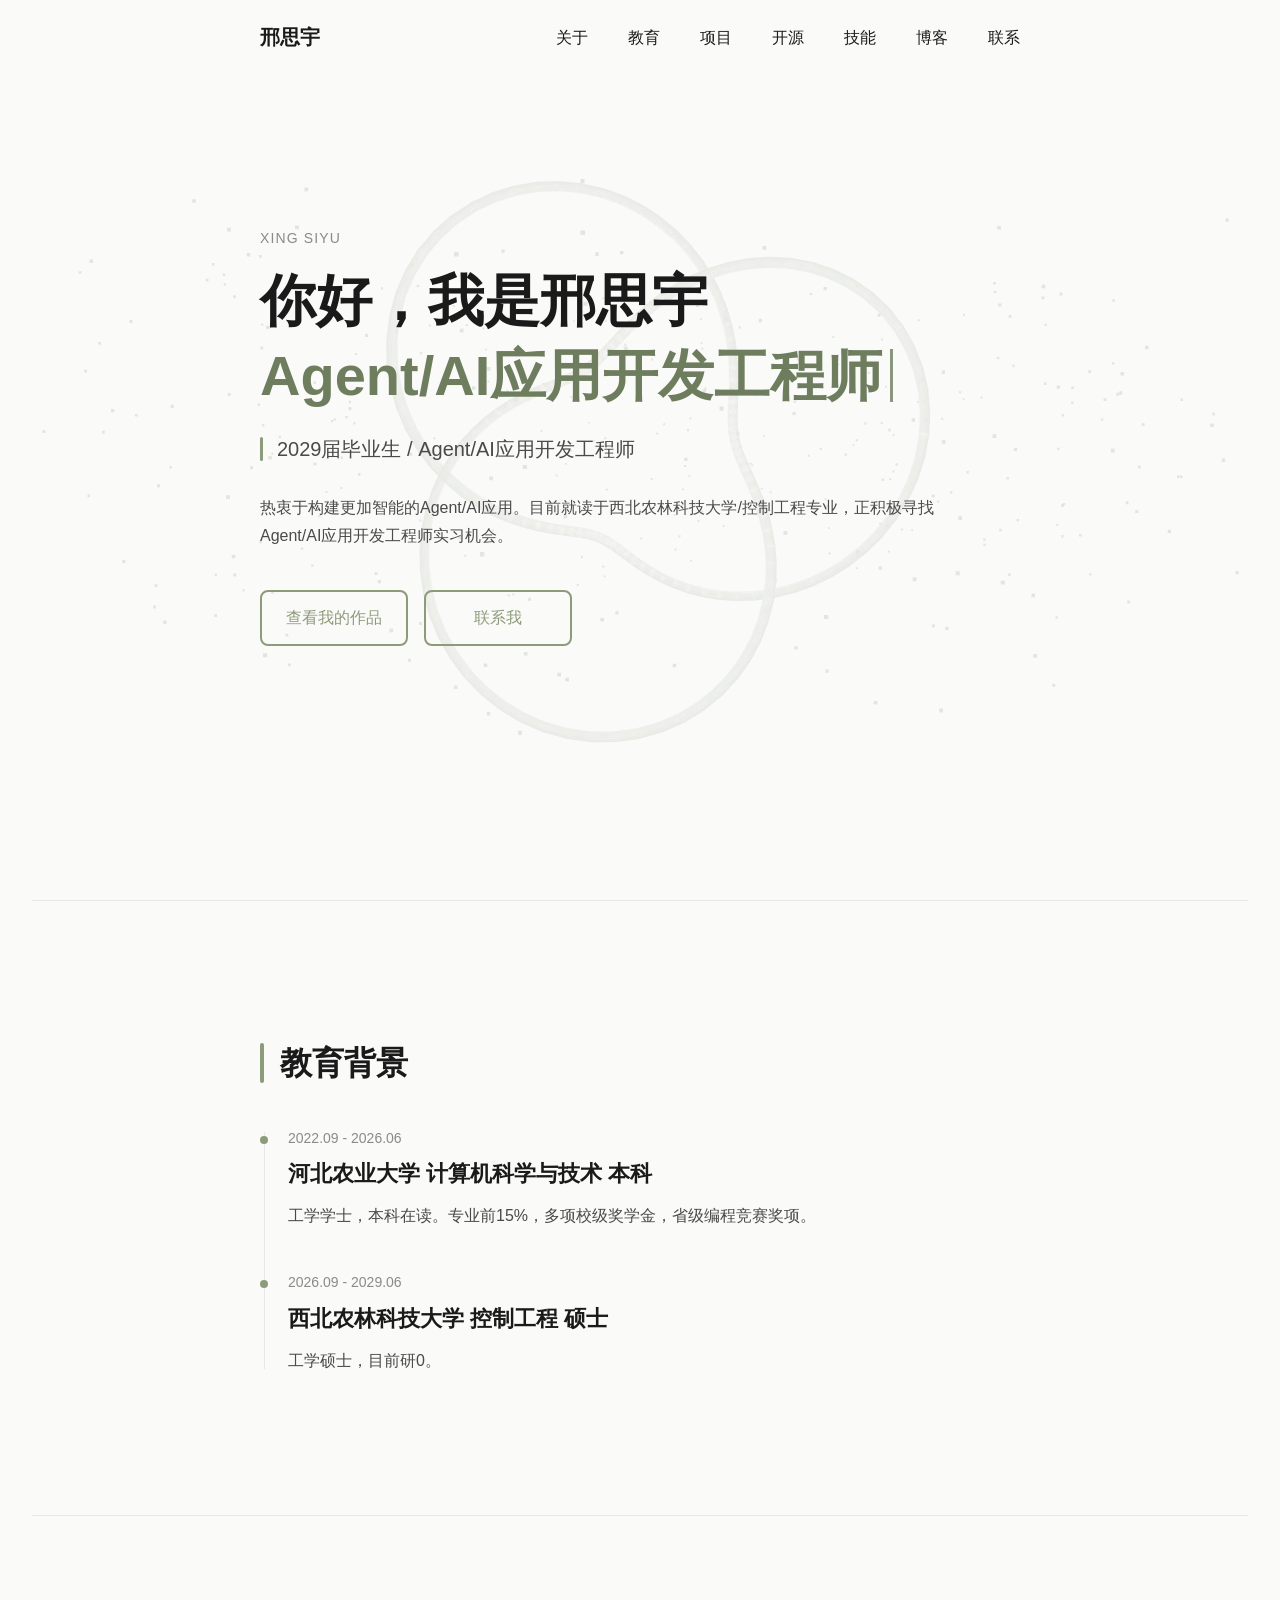
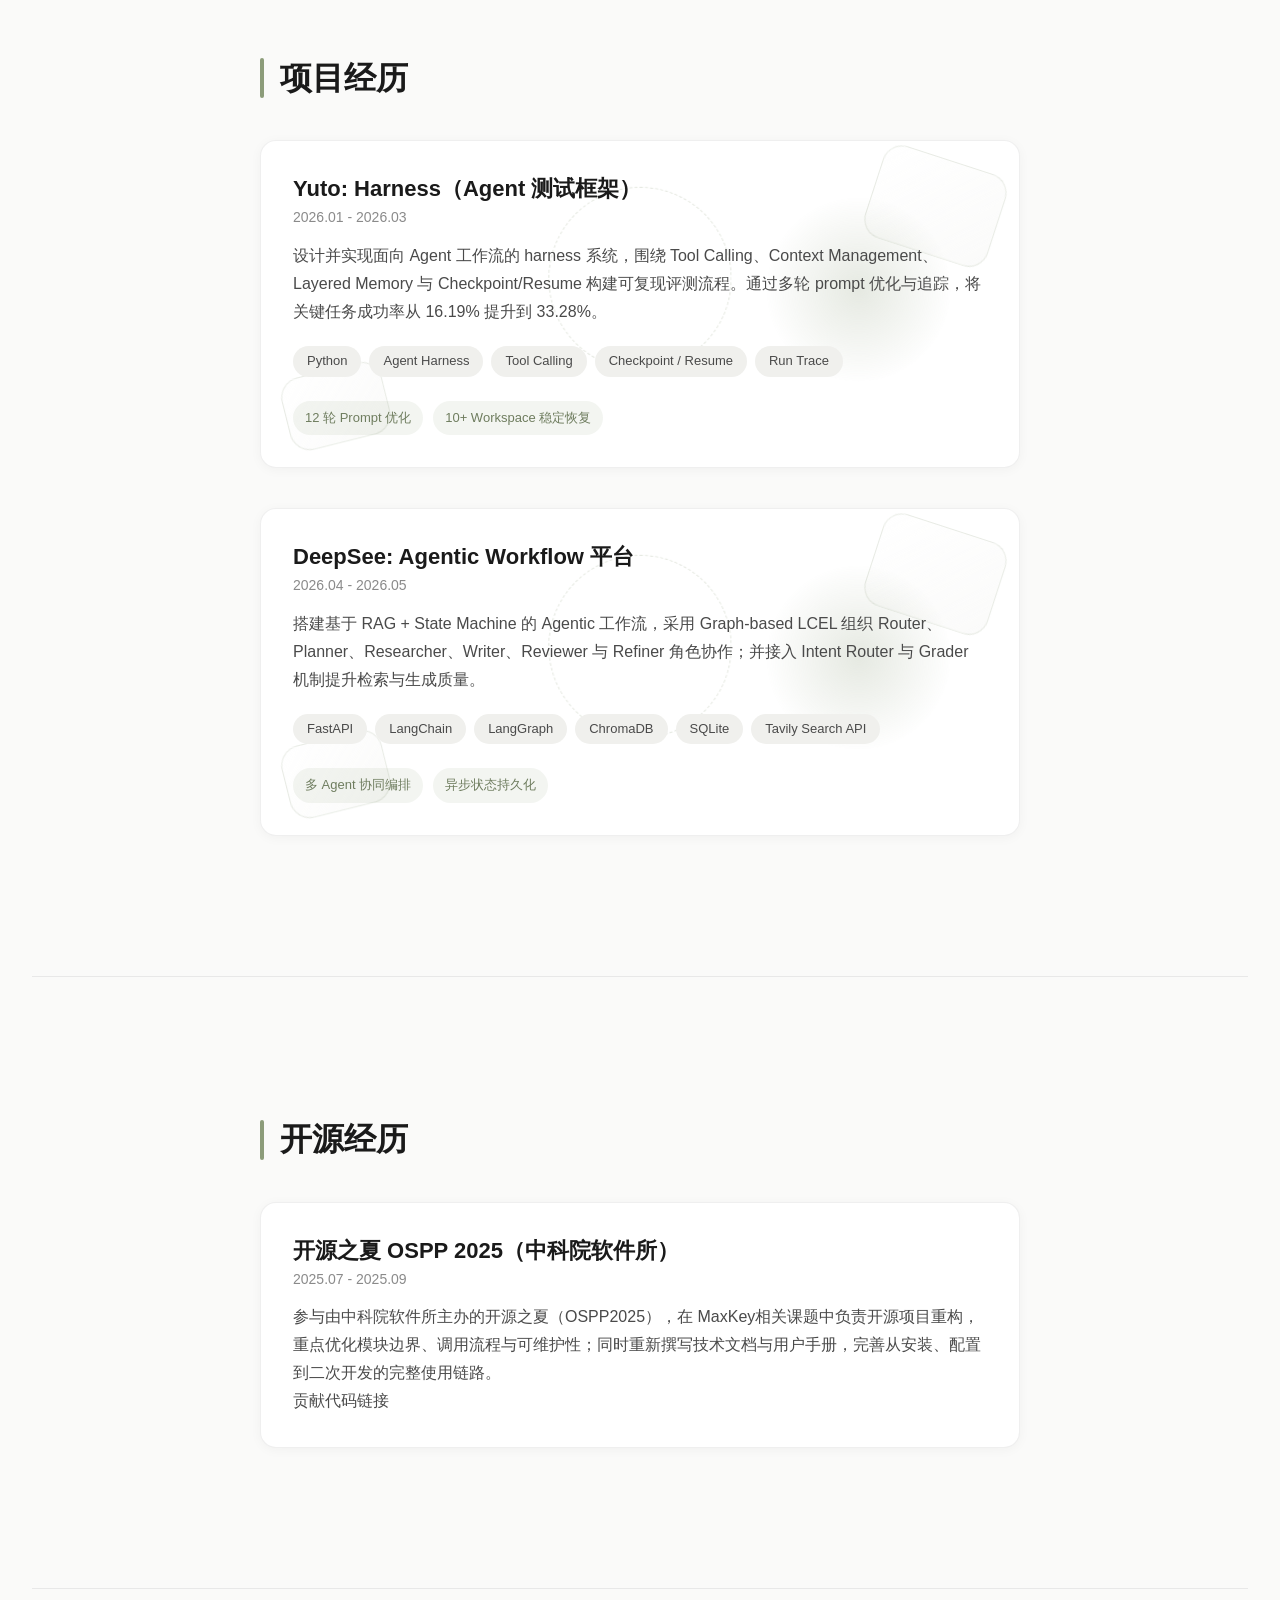
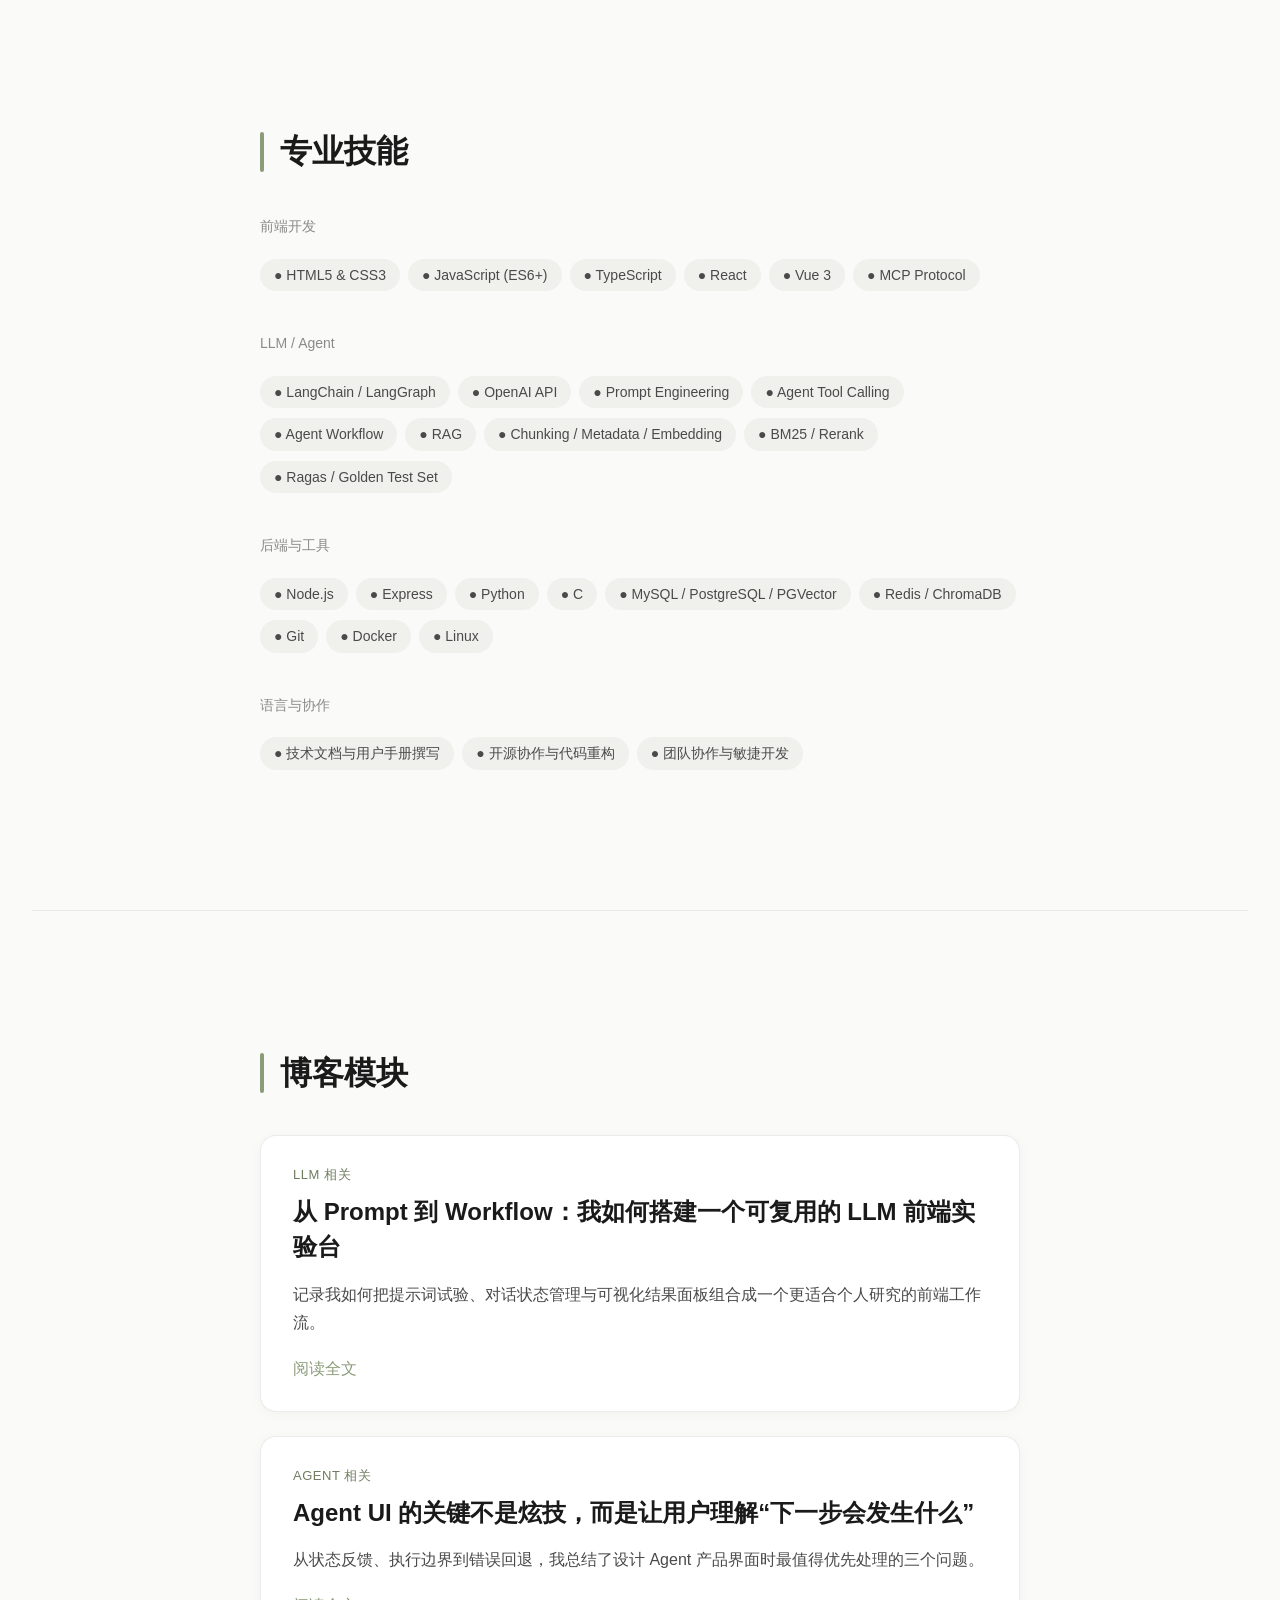
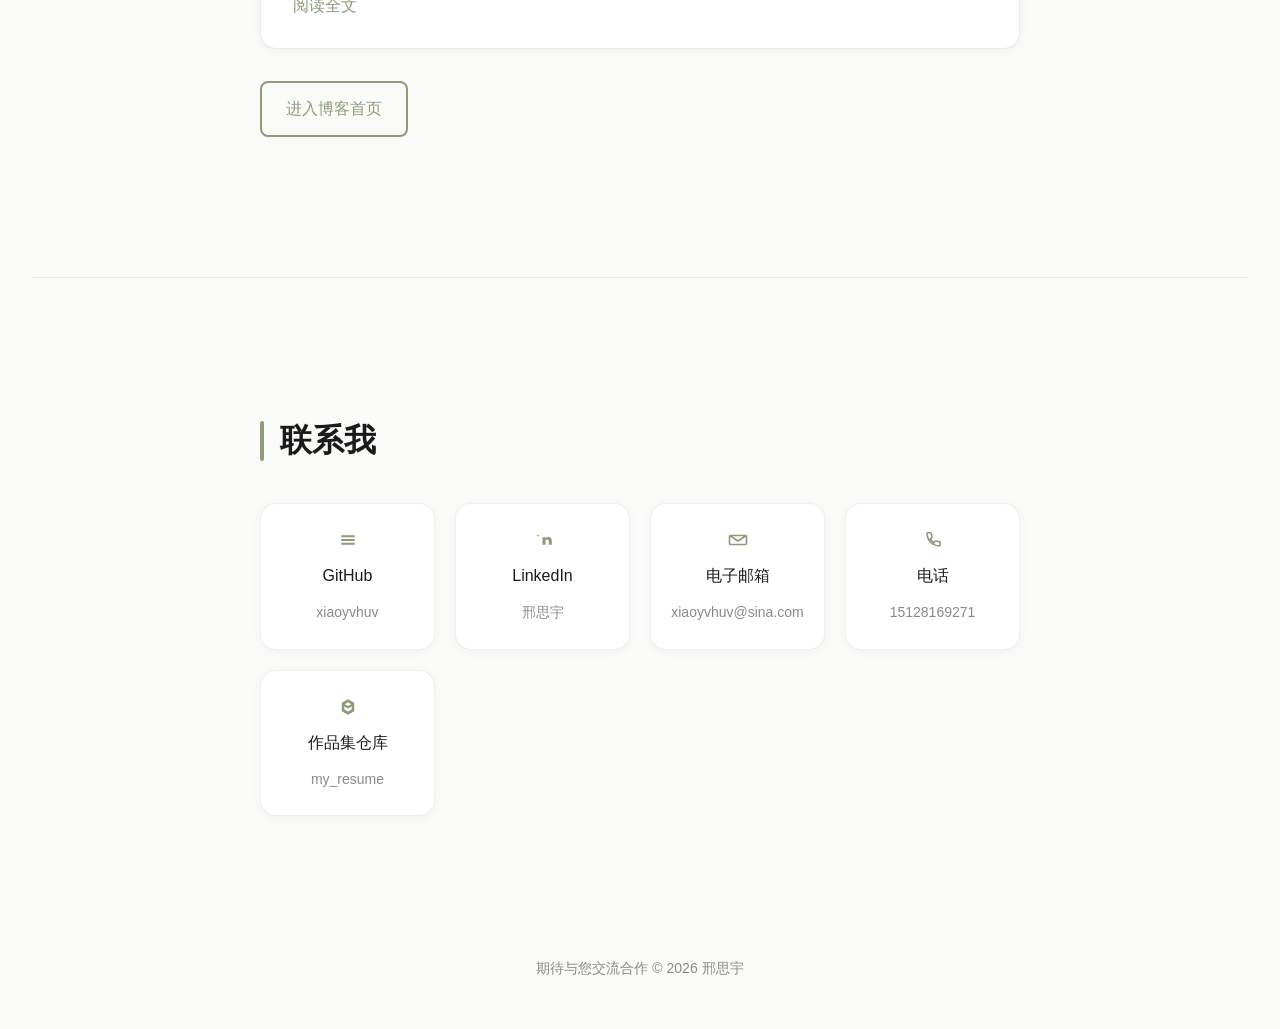
<file: index.html>
<!DOCTYPE html>
<html lang="zh-CN">
  <head>
    <meta charset="UTF-8" />
    <meta name="viewport" content="width=device-width, initial-scale=1.0" />
    <title>邢思宇 | 个人简历</title>
    <meta
      name="description"
      content="邢思宇的个人简历网站，展示教育背景、项目经历、专业技能与联系方式。"
    />
    <link rel="stylesheet" href="./style.css" />
  </head>
  <body>
    <header class="site-header" id="top">
      <nav class="nav" aria-label="主导航">
        <div class="nav__inner">
          <a class="nav__brand" href="#about" data-nav-link>邢思宇</a>
          <div class="nav__links" aria-label="桌面端导航">
            <a href="#about" data-nav-link>关于</a>
            <a href="#education" data-nav-link>教育</a>
            <a href="#projects" data-nav-link>项目</a>
            <a href="#opensource" data-nav-link>开源</a>
            <a href="#skills" data-nav-link>技能</a>
            <a href="./blog/index.html">博客</a>
            <a href="#contact" data-nav-link>联系</a>
          </div>
          <button
            class="nav__toggle"
            type="button"
            aria-label="打开菜单"
            aria-expanded="false"
            aria-controls="mobile-menu"
          >
            <svg viewBox="0 0 24 24" aria-hidden="true">
              <path
                d="M4 7h16M4 12h16M4 17h16"
                fill="none"
                stroke="currentColor"
                stroke-linecap="round"
                stroke-width="1.8"
              />
            </svg>
          </button>
        </div>
      </nav>
      <div class="mobile-menu" id="mobile-menu" aria-hidden="true">
        <div class="mobile-menu__panel">
          <button class="mobile-menu__close" type="button" aria-label="关闭菜单">
            <svg viewBox="0 0 24 24" aria-hidden="true">
              <path
                d="M6 6l12 12M18 6L6 18"
                fill="none"
                stroke="currentColor"
                stroke-linecap="round"
                stroke-width="1.8"
              />
            </svg>
          </button>
          <div class="mobile-menu__links" aria-label="移动端导航">
            <a href="#about" data-mobile-link>关于</a>
            <a href="#education" data-mobile-link>教育</a>
            <a href="#projects" data-mobile-link>项目</a>
            <a href="#opensource" data-mobile-link>开源</a>
            <a href="#skills" data-mobile-link>技能</a>
            <a href="./blog/index.html">博客</a>
            <a href="#contact" data-mobile-link>联系</a>
          </div>
        </div>
      </div>
    </header>

    <main class="page">
      <section class="hero section section--hero section-visible" id="about" aria-labelledby="hero-title">
        <div class="hero__scene" aria-hidden="true">
          <canvas class="hero__canvas" id="hero-canvas"></canvas>
        </div>
        <div class="container">
          <div class="hero__content">
            <p class="hero__eyebrow">Xing Siyu</p>
            <h1 class="hero__title" id="hero-title">
              你好，我是邢思宇
              <span
                class="hero__typing"
                data-typing='["Agent/AI应用开发工程师","全栈开发工程师","热爱开源的开发者"]'
                aria-label="Agent/AI应用开发工程师"
              >
                <span class="hero__typing-text">Agent/AI应用开发工程师</span>
                <span class="hero__typing-caret" aria-hidden="true"></span>
              </span>
            </h1>
            <p class="hero__subtitle">
              <span class="hero__subtitle-accent"></span>
              2029届毕业生 / Agent/AI应用开发工程师
            </p>
            <p class="hero__description">
              热衷于构建更加智能的Agent/AI应用。目前就读于西北农林科技大学/控制工程专业，正积极寻找Agent/AI应用开发工程师实习机会。
            </p>
            <div class="hero__actions">
              <a class="button button--outline" href="#projects" data-nav-link>查看我的作品</a>
              <a class="button button--outline" href="#contact" data-nav-link>联系我</a>
            </div>
          </div>
        </div>
      </section>

      <section class="section section-divider section-hidden" id="education" data-animate aria-labelledby="education-title">
        <div class="container">
          <div class="section-heading">
            <span class="section-heading__bar" aria-hidden="true"></span>
            <h2 class="section-heading__title" id="education-title">教育背景</h2>
          </div>
          <div class="timeline" aria-label="教育经历时间轴">
            <article class="timeline__item">
              <div class="timeline__marker" aria-hidden="true"></div>
              <div class="timeline__content">
                <p class="timeline__meta">2022.09 - 2026.06</p>
                <h3 class="timeline__title">河北农业大学 计算机科学与技术 本科</h3>
                <p class="timeline__text">
                  工学学士，本科在读。专业前15%，多项校级奖学金，省级编程竞赛奖项。
                </p>
              </div>
            </article>
            <article class="timeline__item">
              <div class="timeline__marker" aria-hidden="true"></div>
              <div class="timeline__content">
                <p class="timeline__meta">2026.09 - 2029.06</p>
                <h3 class="timeline__title">西北农林科技大学 控制工程 硕士</h3>
                <p class="timeline__text">工学硕士，目前研0。</p>
              </div>
            </article>
          </div>
        </div>
      </section>

      <section class="section section-divider section-hidden" id="projects" data-animate aria-labelledby="projects-title">
        <div class="container">
          <div class="section-heading">
            <span class="section-heading__bar" aria-hidden="true"></span>
            <h2 class="section-heading__title" id="projects-title">项目经历</h2>
          </div>
          <div class="project-list">
            <article class="project-card project-card--3d" data-tilt>
              <div class="project-card__visual" aria-hidden="true">
                <span class="project-card__glow"></span>
                <span class="project-card__plane project-card__plane--back"></span>
                <span class="project-card__plane project-card__plane--front"></span>
                <span class="project-card__orbit"></span>
              </div>
              <div class="project-card__header">
                <h3 class="project-card__title">Yuto: Harness（Agent 测试框架）</h3>
                <p class="project-card__date">2026.01 - 2026.03</p>
              </div>
              <p class="project-card__description">
                设计并实现面向 Agent 工作流的 harness 系统，围绕 Tool Calling、Context Management、Layered Memory 与 Checkpoint/Resume 构建可复现评测流程。通过多轮 prompt 优化与追踪，将关键任务成功率从 16.19% 提升到 33.28%。
              </p>
              <div class="tag-list" aria-label="Yuto Harness 技术栈">
                <span class="tag">Python</span>
                <span class="tag">Agent Harness</span>
                <span class="tag">Tool Calling</span>
                <span class="tag">Checkpoint / Resume</span>
                <span class="tag">Run Trace</span>
              </div>
              <div class="project-card__footer">
                <span class="project-card__metric">12 轮 Prompt 优化</span>
                <span class="project-card__metric">10+ Workspace 稳定恢复</span>
              </div>
            </article>

            <article class="project-card project-card--3d" data-tilt>
              <div class="project-card__visual" aria-hidden="true">
                <span class="project-card__glow"></span>
                <span class="project-card__plane project-card__plane--back"></span>
                <span class="project-card__plane project-card__plane--front"></span>
                <span class="project-card__orbit"></span>
              </div>
              <div class="project-card__header">
                <h3 class="project-card__title">DeepSee: Agentic Workflow 平台</h3>
                <p class="project-card__date">2026.04 - 2026.05</p>
              </div>
              <p class="project-card__description">
                搭建基于 RAG + State Machine 的 Agentic 工作流，采用 Graph-based LCEL 组织 Router、Planner、Researcher、Writer、Reviewer 与 Refiner 角色协作；并接入 Intent Router 与 Grader 机制提升检索与生成质量。
              </p>
              <div class="tag-list" aria-label="DeepSee 技术栈">
                <span class="tag">FastAPI</span>
                <span class="tag">LangChain</span>
                <span class="tag">LangGraph</span>
                <span class="tag">ChromaDB</span>
                <span class="tag">SQLite</span>
                <span class="tag">Tavily Search API</span>
              </div>
              <div class="project-card__footer">
                <span class="project-card__metric">多 Agent 协同编排</span>
                <span class="project-card__metric">异步状态持久化</span>
              </div>
            </article>
          </div>
        </div>
      </section>

      <section class="section section-divider section-hidden" id="opensource" data-animate aria-labelledby="opensource-title">
        <div class="container">
          <div class="section-heading">
            <span class="section-heading__bar" aria-hidden="true"></span>
            <h2 class="section-heading__title" id="opensource-title">开源经历</h2>
          </div>
          <article class="project-card">
            <div class="project-card__header">
              <h3 class="project-card__title">开源之夏 OSPP 2025（中科院软件所）</h3>
              <p class="project-card__date">2025.07 - 2025.09</p>
            </div>
            <p class="project-card__description">
              参与由中科院软件所主办的开源之夏（OSPP2025），在 MaxKey相关课题中负责开源项目重构，重点优化模块边界、调用流程与可维护性；同时重新撰写技术文档与用户手册，完善从安装、配置到二次开发的完整使用链路。
            </p>
            <a href="https://gitee.com/dromara/MaxKey/pulls/56" target="_blank" rel="noopener noreferrer">贡献代码链接</a>
          </article>
        </div>
      </section>

      <section class="section section-divider section-hidden" id="skills" data-animate aria-labelledby="skills-title">
        <div class="container">
          <div class="section-heading">
            <span class="section-heading__bar" aria-hidden="true"></span>
            <h2 class="section-heading__title" id="skills-title">专业技能</h2>
          </div>

          <div class="skill-groups">
            <article class="skill-group">
              <p class="skill-group__label">前端开发</p>
              <div class="skill-list">
                <span class="skill-pill">● HTML5 &amp; CSS3</span>
                <span class="skill-pill">● JavaScript (ES6+)</span>
                <span class="skill-pill">● TypeScript</span>
                <span class="skill-pill">● React</span>
                <span class="skill-pill">● Vue 3</span>
                <span class="skill-pill">● MCP Protocol</span>
              </div>
            </article>

            <article class="skill-group">
              <p class="skill-group__label">LLM / Agent</p>
              <div class="skill-list">
                <span class="skill-pill">● LangChain / LangGraph</span>
                <span class="skill-pill">● OpenAI API</span>
                <span class="skill-pill">● Prompt Engineering</span>
                <span class="skill-pill">● Agent Tool Calling</span>
                <span class="skill-pill">● Agent Workflow</span>
                <span class="skill-pill">● RAG</span>
                <span class="skill-pill">● Chunking / Metadata / Embedding</span>
                <span class="skill-pill">● BM25 / Rerank</span>
                <span class="skill-pill">● Ragas / Golden Test Set</span>
              </div>
            </article>

            <article class="skill-group">
              <p class="skill-group__label">后端与工具</p>
              <div class="skill-list">
                <span class="skill-pill">● Node.js</span>
                <span class="skill-pill">● Express</span>
                <span class="skill-pill">● Python</span>
                <span class="skill-pill">● C</span>
                <span class="skill-pill">● MySQL / PostgreSQL / PGVector</span>
                <span class="skill-pill">● Redis / ChromaDB</span>
                <span class="skill-pill">● Git</span>
                <span class="skill-pill">● Docker</span>
                <span class="skill-pill">● Linux</span>
              </div>
            </article>

            <article class="skill-group">
              <p class="skill-group__label">语言与协作</p>
              <div class="skill-list">
                <span class="skill-pill">● 技术文档与用户手册撰写</span>
                <span class="skill-pill">● 开源协作与代码重构</span>
                <span class="skill-pill">● 团队协作与敏捷开发</span>
              </div>
            </article>
          </div>
        </div>
      </section>

      <section class="section section-divider section-hidden" id="blog" data-animate aria-labelledby="blog-title">
        <div class="container">
          <div class="section-heading">
            <span class="section-heading__bar" aria-hidden="true"></span>
            <h2 class="section-heading__title" id="blog-title">博客模块</h2>
          </div>
          <div class="blog-preview">
            <article class="blog-card">
              <p class="blog-card__meta">LLM 相关</p>
              <h3 class="blog-card__title">从 Prompt 到 Workflow：我如何搭建一个可复用的 LLM 前端实验台</h3>
              <p class="blog-card__excerpt">
                记录我如何把提示词试验、对话状态管理与可视化结果面板组合成一个更适合个人研究的前端工作流。
              </p>
              <a class="blog-card__link" href="./blog/posts/llm-prompt-workflow.html">阅读全文</a>
            </article>
            <article class="blog-card">
              <p class="blog-card__meta">Agent 相关</p>
              <h3 class="blog-card__title">Agent UI 的关键不是炫技，而是让用户理解“下一步会发生什么”</h3>
              <p class="blog-card__excerpt">
                从状态反馈、执行边界到错误回退，我总结了设计 Agent 产品界面时最值得优先处理的三个问题。
              </p>
              <a class="blog-card__link" href="./blog/posts/agent-ui-feedback.html">阅读全文</a>
            </article>
          </div>
          <div class="blog-preview__actions">
            <a class="button button--outline" href="./blog/index.html">进入博客首页</a>
          </div>
        </div>
      </section>

      <section class="section section-divider section-hidden" id="contact" data-animate aria-labelledby="contact-title">
        <div class="container">
          <div class="section-heading">
            <span class="section-heading__bar" aria-hidden="true"></span>
            <h2 class="section-heading__title" id="contact-title">联系我</h2>
          </div>

          <div class="social-grid">
            <a
              class="social-card"
              href="https://github.com/xiaoyvhuv"
              target="_blank"
              rel="noopener noreferrer"
              aria-label="打开 GitHub：xiaoyvhuv"
            >
              <span class="social-card__icon" aria-hidden="true">
                <svg viewBox="0 0 24 24">
                  <path
                    d="M6 8.25h12M6 12h12M6 15.75h12"
                    fill="none"
                    stroke="currentColor"
                    stroke-linecap="round"
                    stroke-width="1.8"
                  />
                </svg>
              </span>
              <span class="social-card__name">GitHub</span>
              <span class="social-card__meta">xiaoyvhuv</span>
            </a>

            <a
              class="social-card"
              href="https://linkedin.com/in/xiaoyvhuv"
              target="_blank"
              rel="noopener noreferrer"
              aria-label="打开 LinkedIn：xingsiyu"
            >
              <span class="social-card__icon" aria-hidden="true">
                <svg viewBox="0 0 24 24">
                  <path
                    d="M7.2 9.2v7.6M7.2 6.7a.9.9 0 1 0 0 1.8a.9.9 0 0 0 0-1.8Zm4.3 10.1V9.2h3v1.2c.5-.9 1.5-1.5 2.8-1.5c2.3 0 3.5 1.5 3.5 4.1v3.8h-3V13.3c0-1.1-.4-1.9-1.5-1.9c-.9 0-1.4.6-1.7 1.2a2 2 0 0 0-.1.8v3.4h-3Z"
                    fill="currentColor"
                  />
                </svg>
              </span>
              <span class="social-card__name">LinkedIn</span>
              <span class="social-card__meta">邢思宇</span>
            </a>

            <a
              class="social-card"
              href="mailto:xiaoyvhuv@sina.com"
              aria-label="发送邮件至 xiaoyvhuv@sina.com"
            >
              <span class="social-card__icon" aria-hidden="true">
                <svg viewBox="0 0 24 24">
                  <path
                    d="M4.5 7.5h15a1 1 0 0 1 1 1v7a1 1 0 0 1-1 1h-15a1 1 0 0 1-1-1v-7a1 1 0 0 1 1-1Zm0 .5L12 13l7.5-5"
                    fill="none"
                    stroke="currentColor"
                    stroke-linejoin="round"
                    stroke-width="1.6"
                  />
                </svg>
              </span>
              <span class="social-card__name">电子邮箱</span>
              <span class="social-card__meta">xiaoyvhuv@sina.com</span>
            </a>

            <a
              class="social-card"
              href="tel:15128169271"
              aria-label="拨打电话 15128169271"
            >
              <span class="social-card__icon" aria-hidden="true">
                <svg viewBox="0 0 24 24">
                  <path
                    d="M7.1 4.8h2.3c.4 0 .8.3.9.7l.7 3.2c.1.4 0 .8-.3 1.1l-1.3 1.3a13.3 13.3 0 0 0 3.5 3.5l1.3-1.3c.3-.3.7-.4 1.1-.3l3.2.7c.4.1.7.5.7.9v2.3c0 .5-.4 1-.9 1A12.8 12.8 0 0 1 5.9 5.7c0-.5.5-.9 1-.9Z"
                    fill="none"
                    stroke="currentColor"
                    stroke-width="1.6"
                  />
                </svg>
              </span>
              <span class="social-card__name">电话</span>
              <span class="social-card__meta">15128169271</span>
            </a>

            <a
              class="social-card"
              href="https://github.com/xiaoyvhuv/my_resume"
              target="_blank"
              rel="noopener noreferrer"
              aria-label="打开作品集仓库"
            >
              <span class="social-card__icon" aria-hidden="true">
                <svg viewBox="0 0 24 24">
                  <path
                    d="M12 4.2l6.2 3.6v8.4L12 19.8l-6.2-3.6V7.8L12 4.2Zm0 3.1L8.8 9.2l3.2 1.9l3.2-1.9L12 7.3Zm-3.8 4.1v2.8l3.8 2.2l3.8-2.2v-2.8L12 13.6l-3.8-2.2Z"
                    fill="currentColor"
                  />
                </svg>
              </span>
              <span class="social-card__name">作品集仓库</span>
              <span class="social-card__meta">my_resume</span>
            </a>
          </div>
        </div>
      </section>
    </main>

    <footer class="footer">
      <div class="container">
        <p class="footer__text">期待与您交流合作 © 2026 邢思宇</p>
      </div>
    </footer>

    <script src="./three.min.js"></script>
    <script src="./script.js"></script>
  </body>
</html>
</file>
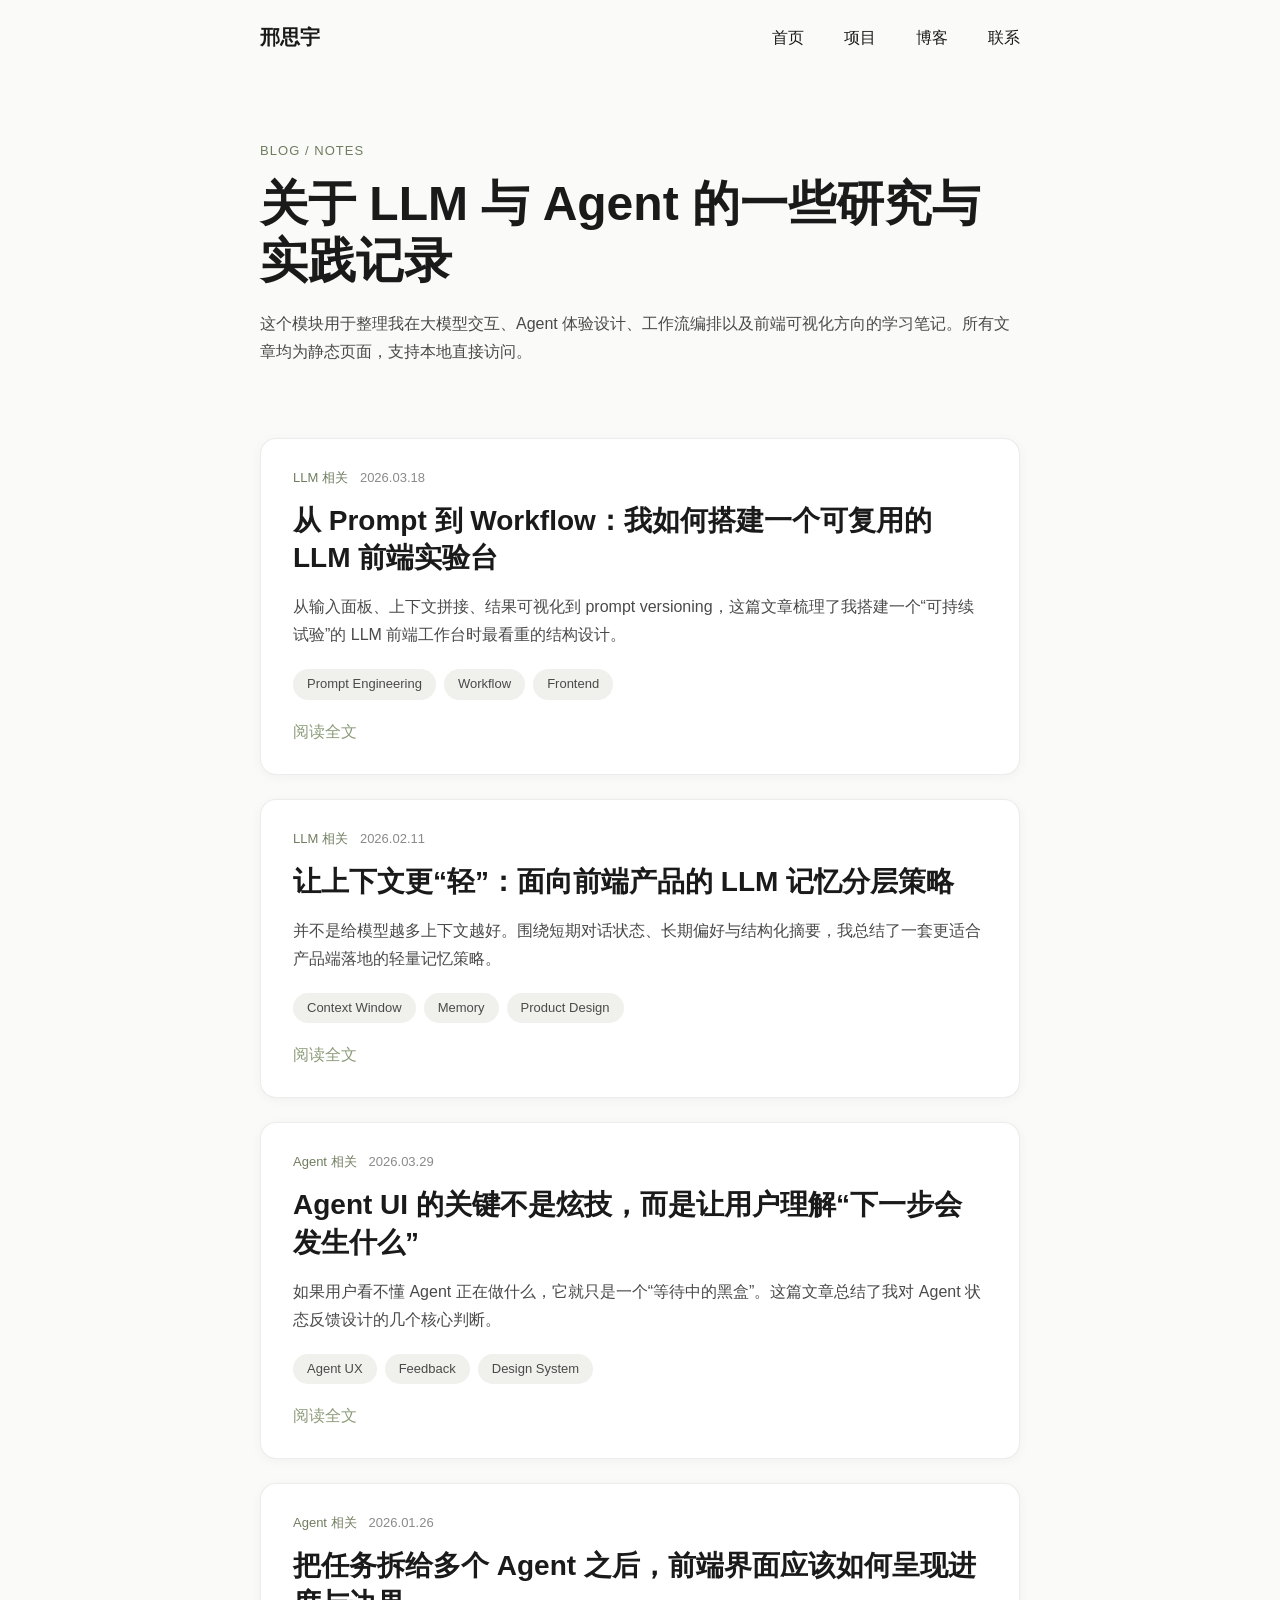
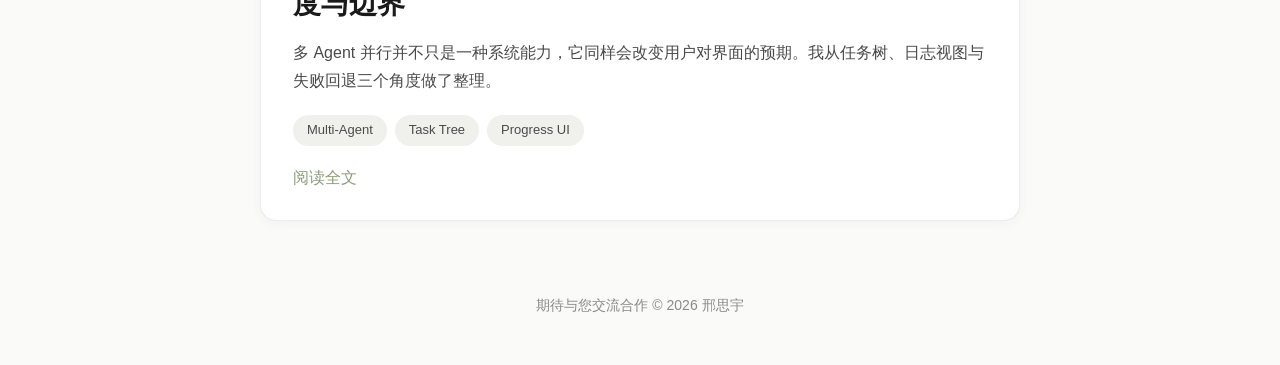
<file: blog/index.html>
<!DOCTYPE html>
<html lang="zh-CN">
  <head>
    <meta charset="UTF-8" />
    <meta name="viewport" content="width=device-width, initial-scale=1.0" />
    <title>邢思宇 | 博客</title>
    <meta
      name="description"
      content="邢思宇的博客模块，包含 LLM 与 Agent 两个方向的技术文章。"
    />
    <link rel="stylesheet" href="../style.css" />
  </head>
  <body>
    <header class="site-header">
      <nav class="nav nav-scrolled" aria-label="主导航">
        <div class="nav__inner">
          <a class="nav__brand" href="../index.html">邢思宇</a>
          <div class="nav__links" aria-label="桌面端导航">
            <a href="../index.html">首页</a>
            <a href="../index.html#projects">项目</a>
            <a href="./index.html">博客</a>
            <a href="../index.html#contact">联系</a>
          </div>
          <button
            class="nav__toggle"
            type="button"
            aria-label="打开菜单"
            aria-expanded="false"
            aria-controls="mobile-menu"
          >
            <svg viewBox="0 0 24 24" aria-hidden="true">
              <path
                d="M4 7h16M4 12h16M4 17h16"
                fill="none"
                stroke="currentColor"
                stroke-linecap="round"
                stroke-width="1.8"
              />
            </svg>
          </button>
        </div>
      </nav>
      <div class="mobile-menu" id="mobile-menu" aria-hidden="true">
        <div class="mobile-menu__panel">
          <button class="mobile-menu__close" type="button" aria-label="关闭菜单">
            <svg viewBox="0 0 24 24" aria-hidden="true">
              <path
                d="M6 6l12 12M18 6L6 18"
                fill="none"
                stroke="currentColor"
                stroke-linecap="round"
                stroke-width="1.8"
              />
            </svg>
          </button>
          <div class="mobile-menu__links" aria-label="移动端导航">
            <a href="../index.html">首页</a>
            <a href="../index.html#projects">项目</a>
            <a href="./index.html">博客</a>
            <a href="../index.html#contact">联系</a>
          </div>
        </div>
      </div>
    </header>

    <main class="page-shell">
      <div class="container">
        <section class="page-hero">
          <p class="page-hero__eyebrow">Blog / Notes</p>
          <h1 class="page-hero__title">关于 LLM 与 Agent 的一些研究与实践记录</h1>
          <p class="page-hero__description">
            这个模块用于整理我在大模型交互、Agent 体验设计、工作流编排以及前端可视化方向的学习笔记。所有文章均为静态页面，支持本地直接访问。
          </p>
        </section>

        <section class="blog-layout" aria-label="博客列表">
          <article class="blog-list__item">
            <div class="blog-list__topline">
              <span class="blog-category">LLM 相关</span>
              <span>2026.03.18</span>
            </div>
            <h2 class="blog-list__title">从 Prompt 到 Workflow：我如何搭建一个可复用的 LLM 前端实验台</h2>
            <p class="blog-list__excerpt">
              从输入面板、上下文拼接、结果可视化到 prompt versioning，这篇文章梳理了我搭建一个“可持续试验”的 LLM 前端工作台时最看重的结构设计。
            </p>
            <div class="blog-list__tags">
              <span class="tag">Prompt Engineering</span>
              <span class="tag">Workflow</span>
              <span class="tag">Frontend</span>
            </div>
            <a class="blog-card__link" href="./posts/llm-prompt-workflow.html">阅读全文</a>
          </article>

          <article class="blog-list__item">
            <div class="blog-list__topline">
              <span class="blog-category">LLM 相关</span>
              <span>2026.02.11</span>
            </div>
            <h2 class="blog-list__title">让上下文更“轻”：面向前端产品的 LLM 记忆分层策略</h2>
            <p class="blog-list__excerpt">
              并不是给模型越多上下文越好。围绕短期对话状态、长期偏好与结构化摘要，我总结了一套更适合产品端落地的轻量记忆策略。
            </p>
            <div class="blog-list__tags">
              <span class="tag">Context Window</span>
              <span class="tag">Memory</span>
              <span class="tag">Product Design</span>
            </div>
            <a class="blog-card__link" href="./posts/llm-memory-layering.html">阅读全文</a>
          </article>

          <article class="blog-list__item">
            <div class="blog-list__topline">
              <span class="blog-category">Agent 相关</span>
              <span>2026.03.29</span>
            </div>
            <h2 class="blog-list__title">Agent UI 的关键不是炫技，而是让用户理解“下一步会发生什么”</h2>
            <p class="blog-list__excerpt">
              如果用户看不懂 Agent 正在做什么，它就只是一个“等待中的黑盒”。这篇文章总结了我对 Agent 状态反馈设计的几个核心判断。
            </p>
            <div class="blog-list__tags">
              <span class="tag">Agent UX</span>
              <span class="tag">Feedback</span>
              <span class="tag">Design System</span>
            </div>
            <a class="blog-card__link" href="./posts/agent-ui-feedback.html">阅读全文</a>
          </article>

          <article class="blog-list__item">
            <div class="blog-list__topline">
              <span class="blog-category">Agent 相关</span>
              <span>2026.01.26</span>
            </div>
            <h2 class="blog-list__title">把任务拆给多个 Agent 之后，前端界面应该如何呈现进度与边界</h2>
            <p class="blog-list__excerpt">
              多 Agent 并行并不只是一种系统能力，它同样会改变用户对界面的预期。我从任务树、日志视图与失败回退三个角度做了整理。
            </p>
            <div class="blog-list__tags">
              <span class="tag">Multi-Agent</span>
              <span class="tag">Task Tree</span>
              <span class="tag">Progress UI</span>
            </div>
            <a class="blog-card__link" href="./posts/agent-multistep-ux.html">阅读全文</a>
          </article>
        </section>
      </div>
    </main>

    <footer class="footer">
      <div class="container">
        <p class="footer__text">期待与您交流合作 © 2026 邢思宇</p>
      </div>
    </footer>

    <script src="../script.js"></script>
  </body>
</html>
</file>
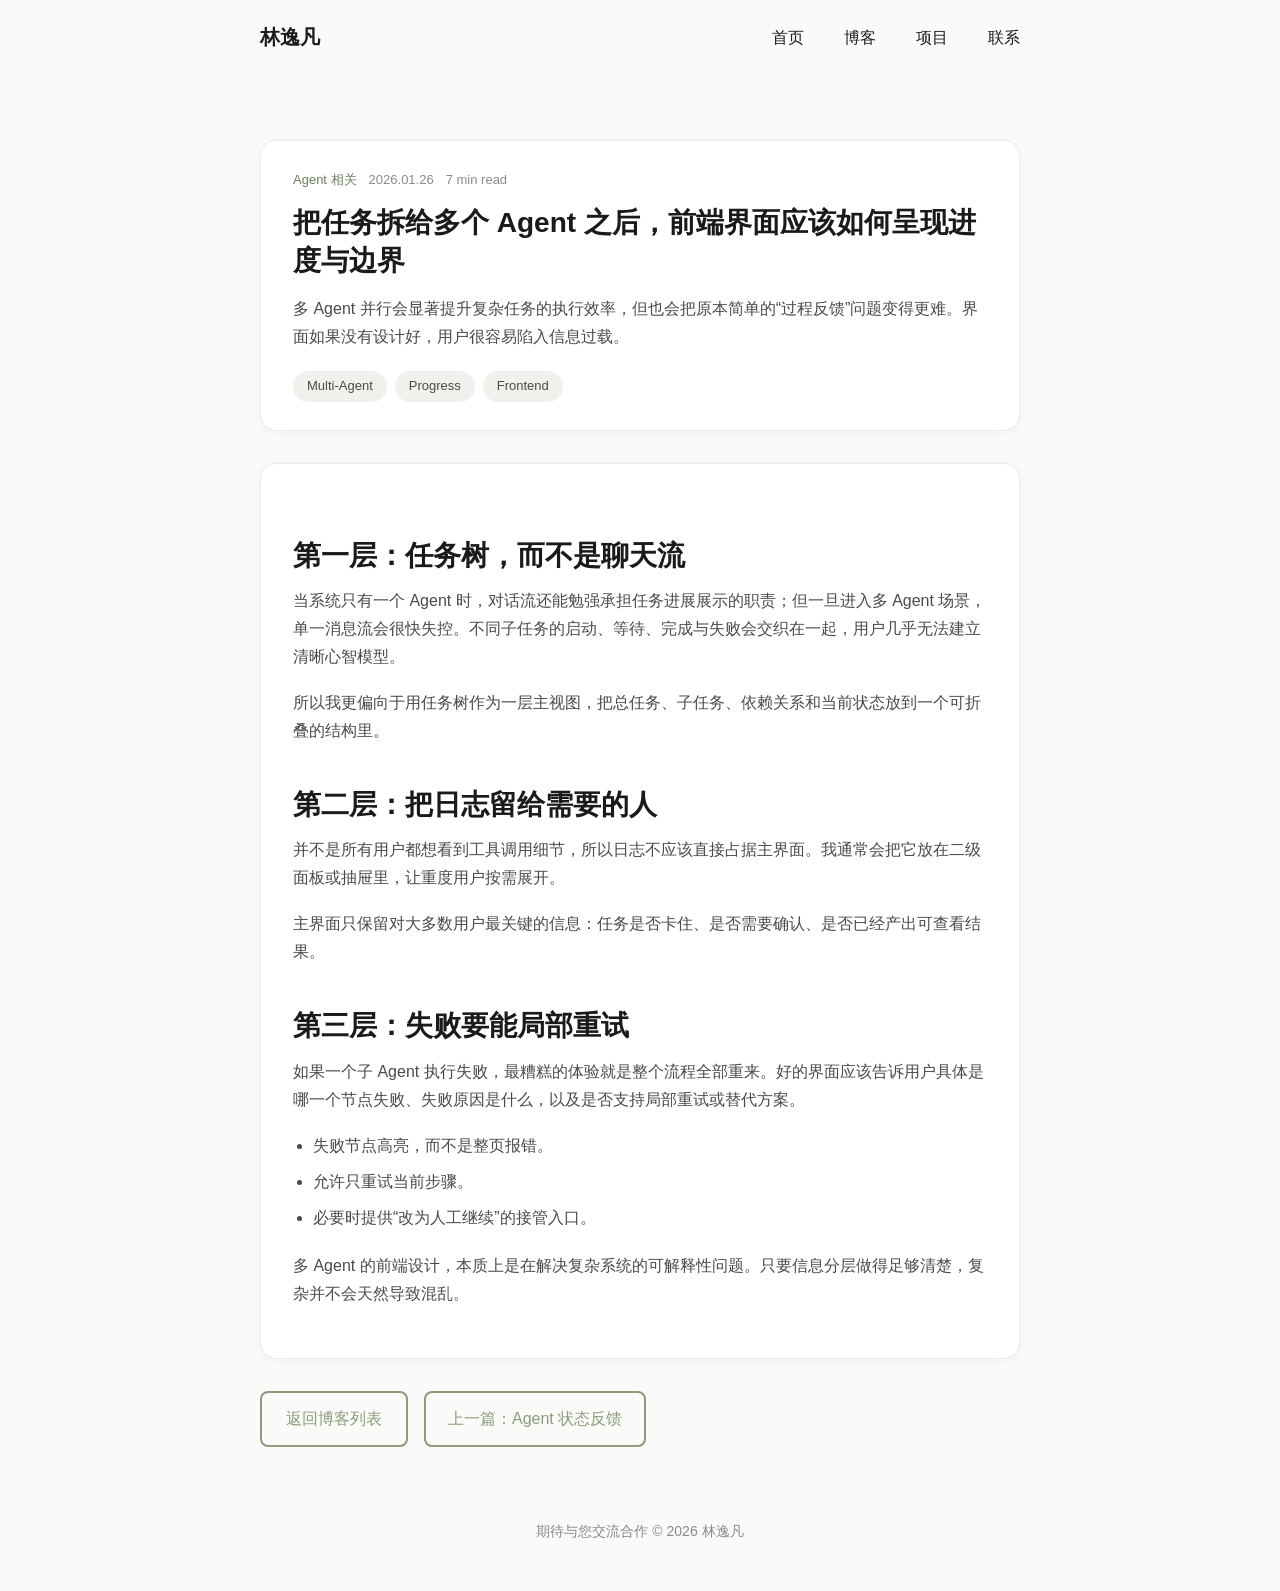
<file: blog/posts/agent-multistep-ux.html>
<!DOCTYPE html>
<html lang="zh-CN">
  <head>
    <meta charset="UTF-8" />
    <meta name="viewport" content="width=device-width, initial-scale=1.0" />
    <title>多 Agent 进度与边界设计 | 林逸凡</title>
    <meta
      name="description"
      content="把任务拆给多个 Agent 之后，前端界面应该如何呈现进度与边界。"
    />
    <link rel="stylesheet" href="../../style.css" />
  </head>
  <body>
    <header class="site-header">
      <nav class="nav nav-scrolled" aria-label="主导航">
        <div class="nav__inner">
          <a class="nav__brand" href="../../index.html">林逸凡</a>
          <div class="nav__links">
            <a href="../../index.html">首页</a>
            <a href="../index.html">博客</a>
            <a href="../../index.html#projects">项目</a>
            <a href="../../index.html#contact">联系</a>
          </div>
          <button
            class="nav__toggle"
            type="button"
            aria-label="打开菜单"
            aria-expanded="false"
            aria-controls="mobile-menu"
          >
            <svg viewBox="0 0 24 24" aria-hidden="true">
              <path
                d="M4 7h16M4 12h16M4 17h16"
                fill="none"
                stroke="currentColor"
                stroke-linecap="round"
                stroke-width="1.8"
              />
            </svg>
          </button>
        </div>
      </nav>
      <div class="mobile-menu" id="mobile-menu" aria-hidden="true">
        <div class="mobile-menu__panel">
          <button class="mobile-menu__close" type="button" aria-label="关闭菜单">
            <svg viewBox="0 0 24 24" aria-hidden="true">
              <path
                d="M6 6l12 12M18 6L6 18"
                fill="none"
                stroke="currentColor"
                stroke-linecap="round"
                stroke-width="1.8"
              />
            </svg>
          </button>
          <div class="mobile-menu__links" aria-label="移动端导航">
            <a href="../../index.html">首页</a>
            <a href="../index.html">博客</a>
            <a href="../../index.html#projects">项目</a>
            <a href="../../index.html#contact">联系</a>
          </div>
        </div>
      </div>
    </header>

    <main class="page-shell">
      <div class="container article-layout">
        <article class="article-card">
          <div class="article-meta">
            <span class="blog-category">Agent 相关</span>
            <span>2026.01.26</span>
            <span>7 min read</span>
          </div>
          <h1 class="article-title">把任务拆给多个 Agent 之后，前端界面应该如何呈现进度与边界</h1>
          <p class="article-summary">
            多 Agent 并行会显著提升复杂任务的执行效率，但也会把原本简单的“过程反馈”问题变得更难。界面如果没有设计好，用户很容易陷入信息过载。
          </p>
          <div class="article-tags">
            <span class="tag">Multi-Agent</span>
            <span class="tag">Progress</span>
            <span class="tag">Frontend</span>
          </div>
        </article>

        <section class="article-content">
          <h2>第一层：任务树，而不是聊天流</h2>
          <p>
            当系统只有一个 Agent 时，对话流还能勉强承担任务进展展示的职责；但一旦进入多 Agent 场景，单一消息流会很快失控。不同子任务的启动、等待、完成与失败会交织在一起，用户几乎无法建立清晰心智模型。
          </p>
          <p>
            所以我更偏向于用任务树作为一层主视图，把总任务、子任务、依赖关系和当前状态放到一个可折叠的结构里。
          </p>

          <h2>第二层：把日志留给需要的人</h2>
          <p>
            并不是所有用户都想看到工具调用细节，所以日志不应该直接占据主界面。我通常会把它放在二级面板或抽屉里，让重度用户按需展开。
          </p>
          <p>
            主界面只保留对大多数用户最关键的信息：任务是否卡住、是否需要确认、是否已经产出可查看结果。
          </p>

          <h2>第三层：失败要能局部重试</h2>
          <p>
            如果一个子 Agent 执行失败，最糟糕的体验就是整个流程全部重来。好的界面应该告诉用户具体是哪一个节点失败、失败原因是什么，以及是否支持局部重试或替代方案。
          </p>
          <ul>
            <li>失败节点高亮，而不是整页报错。</li>
            <li>允许只重试当前步骤。</li>
            <li>必要时提供“改为人工继续”的接管入口。</li>
          </ul>
          <p>
            多 Agent 的前端设计，本质上是在解决复杂系统的可解释性问题。只要信息分层做得足够清楚，复杂并不会天然导致混乱。
          </p>
        </section>

        <nav class="article-nav" aria-label="文章导航">
          <a class="button button--outline" href="../index.html">返回博客列表</a>
          <a class="button button--outline" href="./agent-ui-feedback.html">上一篇：Agent 状态反馈</a>
        </nav>
      </div>
    </main>

    <footer class="footer">
      <div class="container">
        <p class="footer__text">期待与您交流合作 © 2026 林逸凡</p>
      </div>
    </footer>

    <script src="../../script.js"></script>
  </body>
</html>
</file>
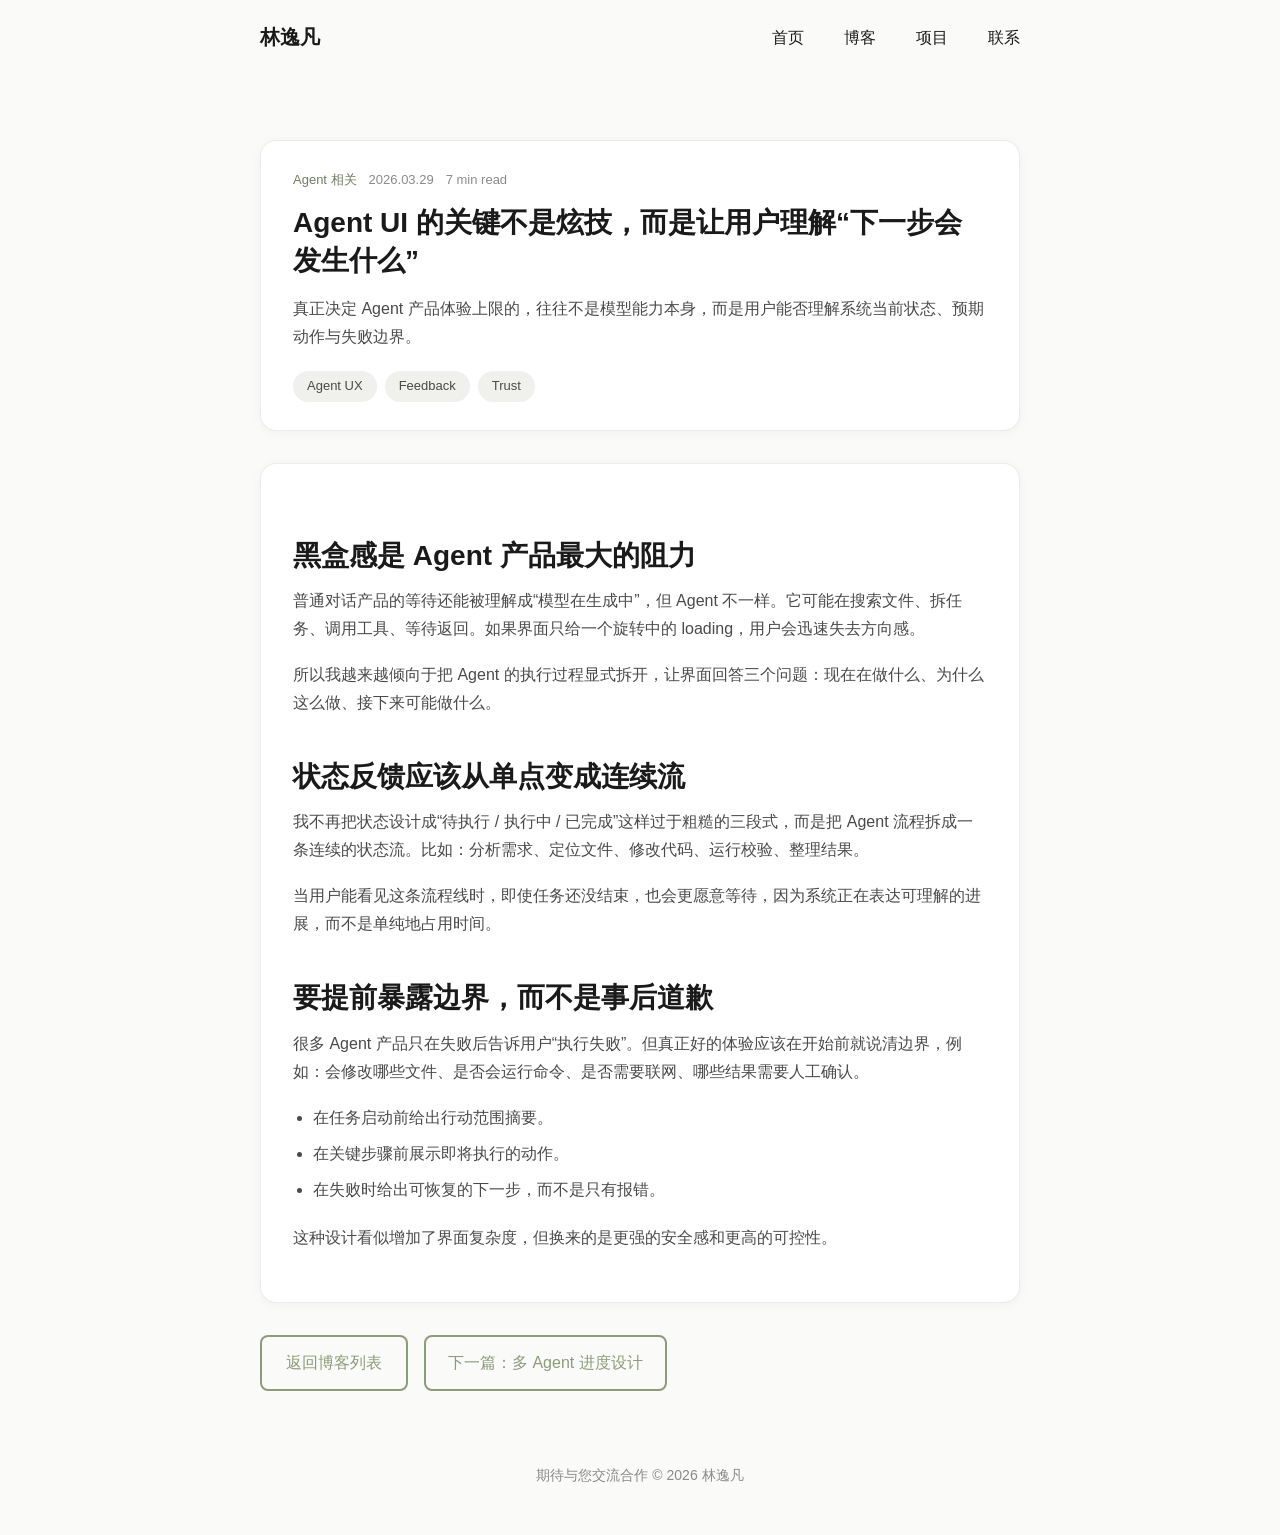
<file: blog/posts/agent-ui-feedback.html>
<!DOCTYPE html>
<html lang="zh-CN">
  <head>
    <meta charset="UTF-8" />
    <meta name="viewport" content="width=device-width, initial-scale=1.0" />
    <title>Agent UI 的关键不是炫技 | 林逸凡</title>
    <meta
      name="description"
      content="Agent UI 的关键不是炫技，而是让用户理解下一步会发生什么。"
    />
    <link rel="stylesheet" href="../../style.css" />
  </head>
  <body>
    <header class="site-header">
      <nav class="nav nav-scrolled" aria-label="主导航">
        <div class="nav__inner">
          <a class="nav__brand" href="../../index.html">林逸凡</a>
          <div class="nav__links">
            <a href="../../index.html">首页</a>
            <a href="../index.html">博客</a>
            <a href="../../index.html#projects">项目</a>
            <a href="../../index.html#contact">联系</a>
          </div>
          <button
            class="nav__toggle"
            type="button"
            aria-label="打开菜单"
            aria-expanded="false"
            aria-controls="mobile-menu"
          >
            <svg viewBox="0 0 24 24" aria-hidden="true">
              <path
                d="M4 7h16M4 12h16M4 17h16"
                fill="none"
                stroke="currentColor"
                stroke-linecap="round"
                stroke-width="1.8"
              />
            </svg>
          </button>
        </div>
      </nav>
      <div class="mobile-menu" id="mobile-menu" aria-hidden="true">
        <div class="mobile-menu__panel">
          <button class="mobile-menu__close" type="button" aria-label="关闭菜单">
            <svg viewBox="0 0 24 24" aria-hidden="true">
              <path
                d="M6 6l12 12M18 6L6 18"
                fill="none"
                stroke="currentColor"
                stroke-linecap="round"
                stroke-width="1.8"
              />
            </svg>
          </button>
          <div class="mobile-menu__links" aria-label="移动端导航">
            <a href="../../index.html">首页</a>
            <a href="../index.html">博客</a>
            <a href="../../index.html#projects">项目</a>
            <a href="../../index.html#contact">联系</a>
          </div>
        </div>
      </div>
    </header>

    <main class="page-shell">
      <div class="container article-layout">
        <article class="article-card">
          <div class="article-meta">
            <span class="blog-category">Agent 相关</span>
            <span>2026.03.29</span>
            <span>7 min read</span>
          </div>
          <h1 class="article-title">Agent UI 的关键不是炫技，而是让用户理解“下一步会发生什么”</h1>
          <p class="article-summary">
            真正决定 Agent 产品体验上限的，往往不是模型能力本身，而是用户能否理解系统当前状态、预期动作与失败边界。
          </p>
          <div class="article-tags">
            <span class="tag">Agent UX</span>
            <span class="tag">Feedback</span>
            <span class="tag">Trust</span>
          </div>
        </article>

        <section class="article-content">
          <h2>黑盒感是 Agent 产品最大的阻力</h2>
          <p>
            普通对话产品的等待还能被理解成“模型在生成中”，但 Agent 不一样。它可能在搜索文件、拆任务、调用工具、等待返回。如果界面只给一个旋转中的 loading，用户会迅速失去方向感。
          </p>
          <p>
            所以我越来越倾向于把 Agent 的执行过程显式拆开，让界面回答三个问题：现在在做什么、为什么这么做、接下来可能做什么。
          </p>

          <h2>状态反馈应该从单点变成连续流</h2>
          <p>
            我不再把状态设计成“待执行 / 执行中 / 已完成”这样过于粗糙的三段式，而是把 Agent 流程拆成一条连续的状态流。比如：分析需求、定位文件、修改代码、运行校验、整理结果。
          </p>
          <p>
            当用户能看见这条流程线时，即使任务还没结束，也会更愿意等待，因为系统正在表达可理解的进展，而不是单纯地占用时间。
          </p>

          <h2>要提前暴露边界，而不是事后道歉</h2>
          <p>
            很多 Agent 产品只在失败后告诉用户“执行失败”。但真正好的体验应该在开始前就说清边界，例如：会修改哪些文件、是否会运行命令、是否需要联网、哪些结果需要人工确认。
          </p>
          <ul>
            <li>在任务启动前给出行动范围摘要。</li>
            <li>在关键步骤前展示即将执行的动作。</li>
            <li>在失败时给出可恢复的下一步，而不是只有报错。</li>
          </ul>
          <p>
            这种设计看似增加了界面复杂度，但换来的是更强的安全感和更高的可控性。
          </p>
        </section>

        <nav class="article-nav" aria-label="文章导航">
          <a class="button button--outline" href="../index.html">返回博客列表</a>
          <a class="button button--outline" href="./agent-multistep-ux.html">下一篇：多 Agent 进度设计</a>
        </nav>
      </div>
    </main>

    <footer class="footer">
      <div class="container">
        <p class="footer__text">期待与您交流合作 © 2026 林逸凡</p>
      </div>
    </footer>

    <script src="../../script.js"></script>
  </body>
</html>
</file>
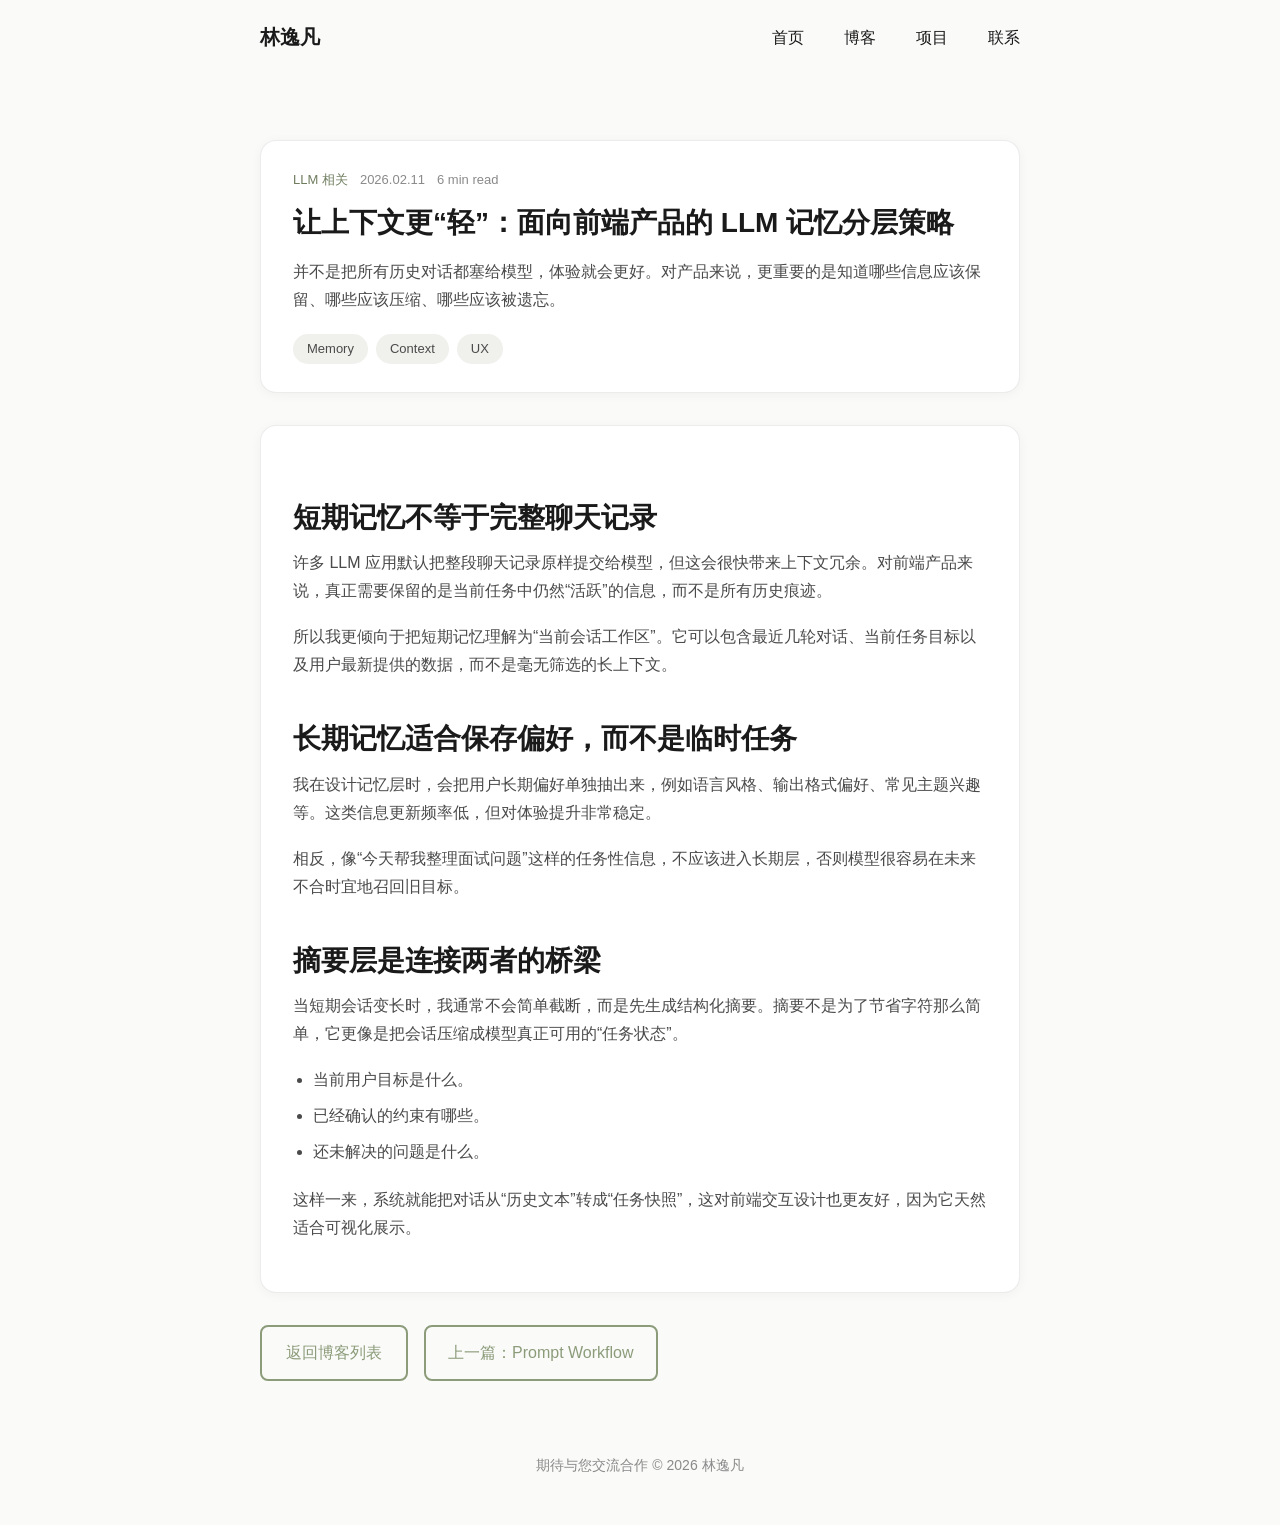
<file: blog/posts/llm-memory-layering.html>
<!DOCTYPE html>
<html lang="zh-CN">
  <head>
    <meta charset="UTF-8" />
    <meta name="viewport" content="width=device-width, initial-scale=1.0" />
    <title>LLM 记忆分层策略 | 林逸凡</title>
    <meta
      name="description"
      content="让上下文更轻：面向前端产品的 LLM 记忆分层策略。"
    />
    <link rel="stylesheet" href="../../style.css" />
  </head>
  <body>
    <header class="site-header">
      <nav class="nav nav-scrolled" aria-label="主导航">
        <div class="nav__inner">
          <a class="nav__brand" href="../../index.html">林逸凡</a>
          <div class="nav__links">
            <a href="../../index.html">首页</a>
            <a href="../index.html">博客</a>
            <a href="../../index.html#projects">项目</a>
            <a href="../../index.html#contact">联系</a>
          </div>
          <button
            class="nav__toggle"
            type="button"
            aria-label="打开菜单"
            aria-expanded="false"
            aria-controls="mobile-menu"
          >
            <svg viewBox="0 0 24 24" aria-hidden="true">
              <path
                d="M4 7h16M4 12h16M4 17h16"
                fill="none"
                stroke="currentColor"
                stroke-linecap="round"
                stroke-width="1.8"
              />
            </svg>
          </button>
        </div>
      </nav>
      <div class="mobile-menu" id="mobile-menu" aria-hidden="true">
        <div class="mobile-menu__panel">
          <button class="mobile-menu__close" type="button" aria-label="关闭菜单">
            <svg viewBox="0 0 24 24" aria-hidden="true">
              <path
                d="M6 6l12 12M18 6L6 18"
                fill="none"
                stroke="currentColor"
                stroke-linecap="round"
                stroke-width="1.8"
              />
            </svg>
          </button>
          <div class="mobile-menu__links" aria-label="移动端导航">
            <a href="../../index.html">首页</a>
            <a href="../index.html">博客</a>
            <a href="../../index.html#projects">项目</a>
            <a href="../../index.html#contact">联系</a>
          </div>
        </div>
      </div>
    </header>

    <main class="page-shell">
      <div class="container article-layout">
        <article class="article-card">
          <div class="article-meta">
            <span class="blog-category">LLM 相关</span>
            <span>2026.02.11</span>
            <span>6 min read</span>
          </div>
          <h1 class="article-title">让上下文更“轻”：面向前端产品的 LLM 记忆分层策略</h1>
          <p class="article-summary">
            并不是把所有历史对话都塞给模型，体验就会更好。对产品来说，更重要的是知道哪些信息应该保留、哪些应该压缩、哪些应该被遗忘。
          </p>
          <div class="article-tags">
            <span class="tag">Memory</span>
            <span class="tag">Context</span>
            <span class="tag">UX</span>
          </div>
        </article>

        <section class="article-content">
          <h2>短期记忆不等于完整聊天记录</h2>
          <p>
            许多 LLM 应用默认把整段聊天记录原样提交给模型，但这会很快带来上下文冗余。对前端产品来说，真正需要保留的是当前任务中仍然“活跃”的信息，而不是所有历史痕迹。
          </p>
          <p>
            所以我更倾向于把短期记忆理解为“当前会话工作区”。它可以包含最近几轮对话、当前任务目标以及用户最新提供的数据，而不是毫无筛选的长上下文。
          </p>

          <h2>长期记忆适合保存偏好，而不是临时任务</h2>
          <p>
            我在设计记忆层时，会把用户长期偏好单独抽出来，例如语言风格、输出格式偏好、常见主题兴趣等。这类信息更新频率低，但对体验提升非常稳定。
          </p>
          <p>
            相反，像“今天帮我整理面试问题”这样的任务性信息，不应该进入长期层，否则模型很容易在未来不合时宜地召回旧目标。
          </p>

          <h2>摘要层是连接两者的桥梁</h2>
          <p>
            当短期会话变长时，我通常不会简单截断，而是先生成结构化摘要。摘要不是为了节省字符那么简单，它更像是把会话压缩成模型真正可用的“任务状态”。
          </p>
          <ul>
            <li>当前用户目标是什么。</li>
            <li>已经确认的约束有哪些。</li>
            <li>还未解决的问题是什么。</li>
          </ul>
          <p>
            这样一来，系统就能把对话从“历史文本”转成“任务快照”，这对前端交互设计也更友好，因为它天然适合可视化展示。
          </p>
        </section>

        <nav class="article-nav" aria-label="文章导航">
          <a class="button button--outline" href="../index.html">返回博客列表</a>
          <a class="button button--outline" href="./llm-prompt-workflow.html">上一篇：Prompt Workflow</a>
        </nav>
      </div>
    </main>

    <footer class="footer">
      <div class="container">
        <p class="footer__text">期待与您交流合作 © 2026 林逸凡</p>
      </div>
    </footer>

    <script src="../../script.js"></script>
  </body>
</html>
</file>
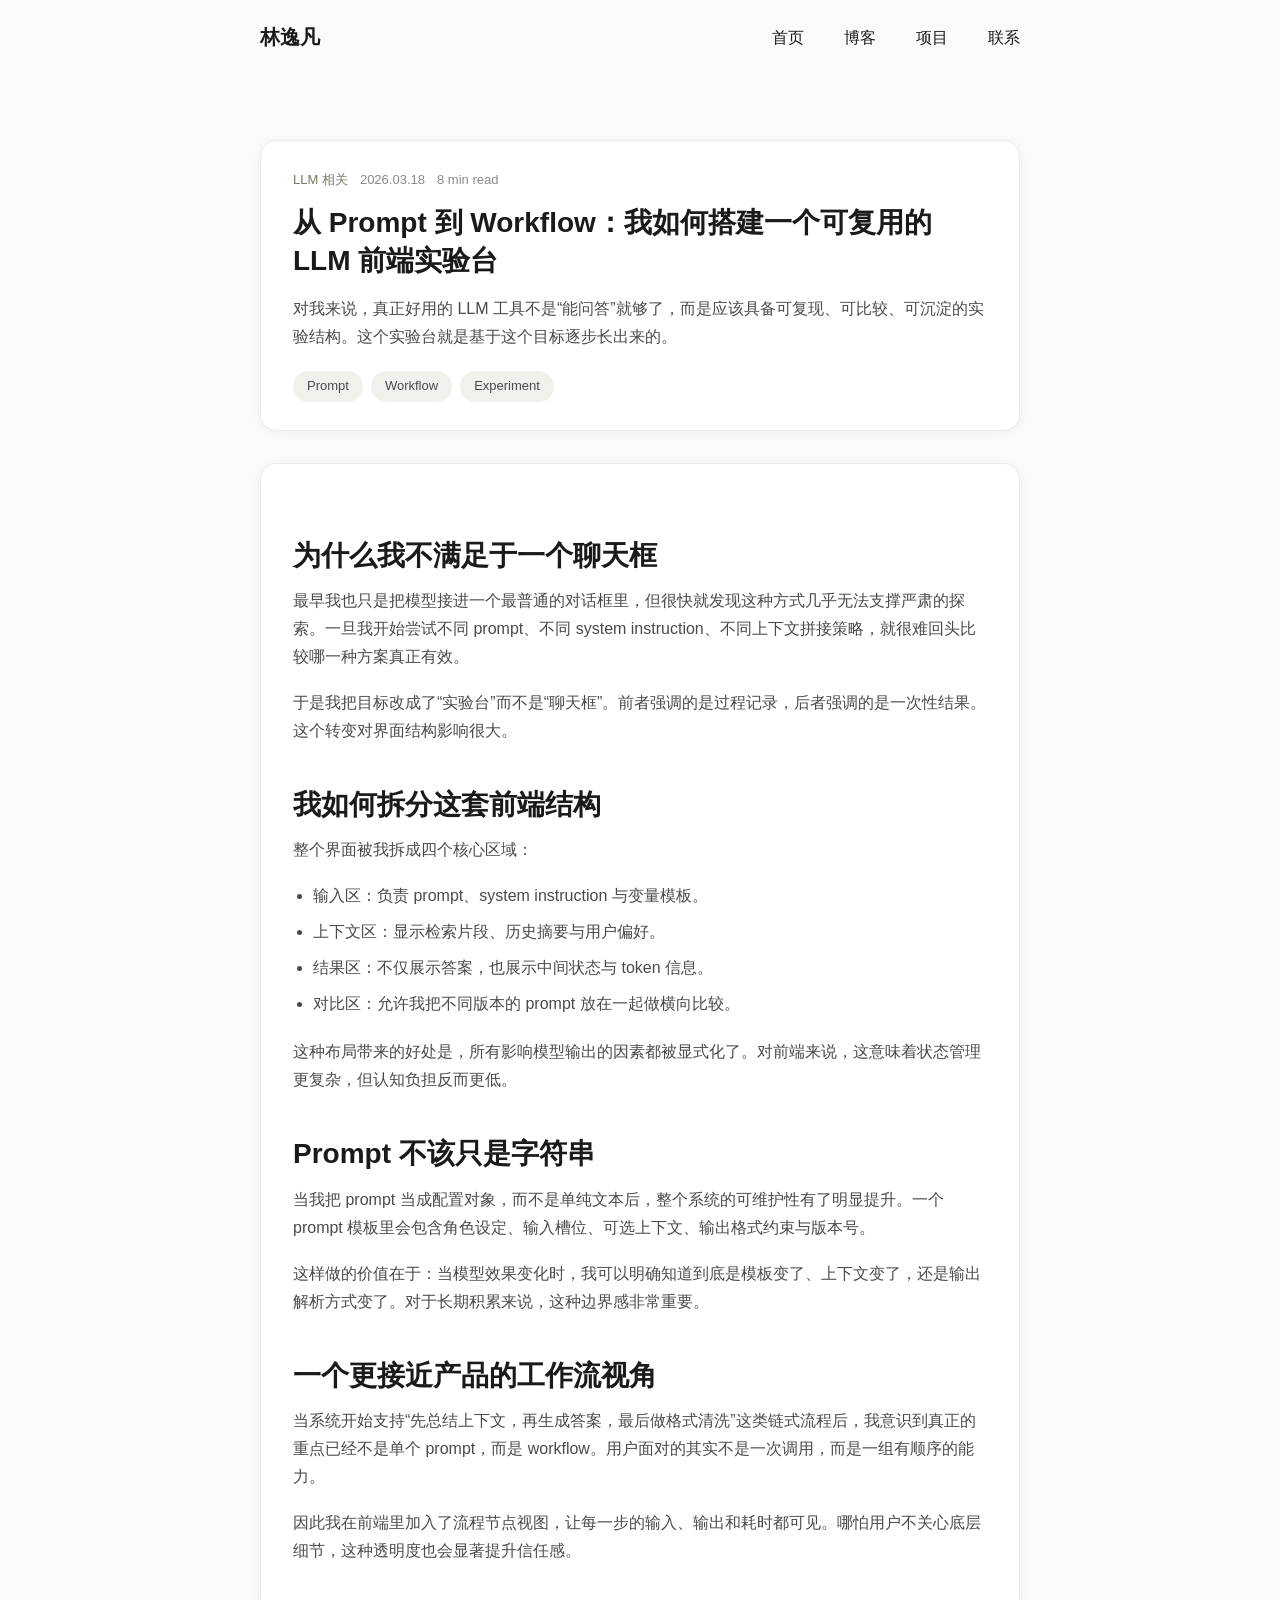
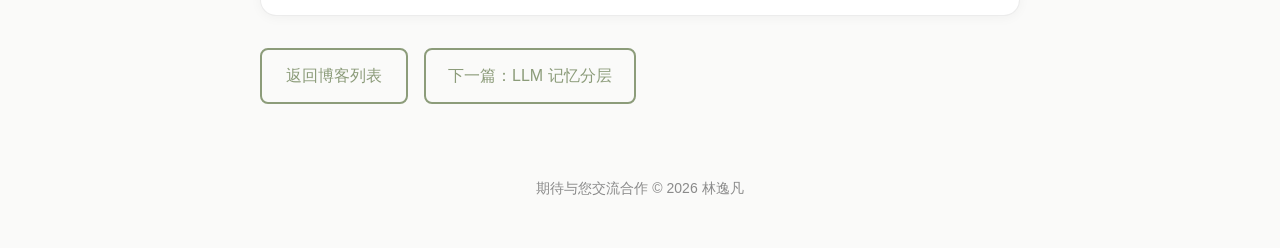
<file: blog/posts/llm-prompt-workflow.html>
<!DOCTYPE html>
<html lang="zh-CN">
  <head>
    <meta charset="UTF-8" />
    <meta name="viewport" content="width=device-width, initial-scale=1.0" />
    <title>从 Prompt 到 Workflow | 林逸凡</title>
    <meta
      name="description"
      content="从 Prompt 到 Workflow：我如何搭建一个可复用的 LLM 前端实验台。"
    />
    <link rel="stylesheet" href="../../style.css" />
  </head>
  <body>
    <header class="site-header">
      <nav class="nav nav-scrolled" aria-label="主导航">
        <div class="nav__inner">
          <a class="nav__brand" href="../../index.html">林逸凡</a>
          <div class="nav__links">
            <a href="../../index.html">首页</a>
            <a href="../index.html">博客</a>
            <a href="../../index.html#projects">项目</a>
            <a href="../../index.html#contact">联系</a>
          </div>
          <button
            class="nav__toggle"
            type="button"
            aria-label="打开菜单"
            aria-expanded="false"
            aria-controls="mobile-menu"
          >
            <svg viewBox="0 0 24 24" aria-hidden="true">
              <path
                d="M4 7h16M4 12h16M4 17h16"
                fill="none"
                stroke="currentColor"
                stroke-linecap="round"
                stroke-width="1.8"
              />
            </svg>
          </button>
        </div>
      </nav>
      <div class="mobile-menu" id="mobile-menu" aria-hidden="true">
        <div class="mobile-menu__panel">
          <button class="mobile-menu__close" type="button" aria-label="关闭菜单">
            <svg viewBox="0 0 24 24" aria-hidden="true">
              <path
                d="M6 6l12 12M18 6L6 18"
                fill="none"
                stroke="currentColor"
                stroke-linecap="round"
                stroke-width="1.8"
              />
            </svg>
          </button>
          <div class="mobile-menu__links" aria-label="移动端导航">
            <a href="../../index.html">首页</a>
            <a href="../index.html">博客</a>
            <a href="../../index.html#projects">项目</a>
            <a href="../../index.html#contact">联系</a>
          </div>
        </div>
      </div>
    </header>

    <main class="page-shell">
      <div class="container article-layout">
        <article class="article-card">
          <div class="article-meta">
            <span class="blog-category">LLM 相关</span>
            <span>2026.03.18</span>
            <span>8 min read</span>
          </div>
          <h1 class="article-title">从 Prompt 到 Workflow：我如何搭建一个可复用的 LLM 前端实验台</h1>
          <p class="article-summary">
            对我来说，真正好用的 LLM 工具不是“能问答”就够了，而是应该具备可复现、可比较、可沉淀的实验结构。这个实验台就是基于这个目标逐步长出来的。
          </p>
          <div class="article-tags">
            <span class="tag">Prompt</span>
            <span class="tag">Workflow</span>
            <span class="tag">Experiment</span>
          </div>
        </article>

        <section class="article-content">
          <h2>为什么我不满足于一个聊天框</h2>
          <p>
            最早我也只是把模型接进一个最普通的对话框里，但很快就发现这种方式几乎无法支撑严肃的探索。一旦我开始尝试不同 prompt、不同 system instruction、不同上下文拼接策略，就很难回头比较哪一种方案真正有效。
          </p>
          <p>
            于是我把目标改成了“实验台”而不是“聊天框”。前者强调的是过程记录，后者强调的是一次性结果。这个转变对界面结构影响很大。
          </p>

          <h2>我如何拆分这套前端结构</h2>
          <p>整个界面被我拆成四个核心区域：</p>
          <ul>
            <li>输入区：负责 prompt、system instruction 与变量模板。</li>
            <li>上下文区：显示检索片段、历史摘要与用户偏好。</li>
            <li>结果区：不仅展示答案，也展示中间状态与 token 信息。</li>
            <li>对比区：允许我把不同版本的 prompt 放在一起做横向比较。</li>
          </ul>
          <p>
            这种布局带来的好处是，所有影响模型输出的因素都被显式化了。对前端来说，这意味着状态管理更复杂，但认知负担反而更低。
          </p>

          <h2>Prompt 不该只是字符串</h2>
          <p>
            当我把 prompt 当成配置对象，而不是单纯文本后，整个系统的可维护性有了明显提升。一个 prompt 模板里会包含角色设定、输入槽位、可选上下文、输出格式约束与版本号。
          </p>
          <p>
            这样做的价值在于：当模型效果变化时，我可以明确知道到底是模板变了、上下文变了，还是输出解析方式变了。对于长期积累来说，这种边界感非常重要。
          </p>

          <h2>一个更接近产品的工作流视角</h2>
          <p>
            当系统开始支持“先总结上下文，再生成答案，最后做格式清洗”这类链式流程后，我意识到真正的重点已经不是单个 prompt，而是 workflow。用户面对的其实不是一次调用，而是一组有顺序的能力。
          </p>
          <p>
            因此我在前端里加入了流程节点视图，让每一步的输入、输出和耗时都可见。哪怕用户不关心底层细节，这种透明度也会显著提升信任感。
          </p>
        </section>

        <nav class="article-nav" aria-label="文章导航">
          <a class="button button--outline" href="../index.html">返回博客列表</a>
          <a class="button button--outline" href="./llm-memory-layering.html">下一篇：LLM 记忆分层</a>
        </nav>
      </div>
    </main>

    <footer class="footer">
      <div class="container">
        <p class="footer__text">期待与您交流合作 © 2026 林逸凡</p>
      </div>
    </footer>

    <script src="../../script.js"></script>
  </body>
</html>
</file>
<file: style.css>
:root {
  --color-bg: #fafaf9;
  --color-surface: #ffffff;
  --color-text: #1a1a1a;
  --color-text-secondary: #4a4a4a;
  --color-text-muted: #8a8a8a;
  --color-accent: #8c9c7a;
  --color-accent-hover: #6f7d5f;
  --color-border: #e8e8e8;
  --color-tag: #f0f0ed;
  --color-tag-hover: #e6e8e0;
  --shadow-card: 0 2px 12px rgba(0, 0, 0, 0.04);
  --shadow-card-hover: 0 12px 40px rgba(0, 0, 0, 0.06);
  --shadow-social-hover:
    0 0 0 6px rgba(140, 156, 122, 0.15),
    0 8px 30px rgba(0, 0, 0, 0.06);
  --transition-smooth: 0.5s cubic-bezier(0.2, 0.9, 0.3, 1);
  --radius-card: 16px;
  --radius-button: 8px;
  --radius-pill: 20px;
  --container-width: 760px;
  --space-section: 140px;
  --space-card: 40px;
}

*,
*::before,
*::after {
  box-sizing: border-box;
}

html {
  scroll-behavior: smooth;
}

body {
  margin: 0;
  font-family: -apple-system, BlinkMacSystemFont, "Segoe UI", Roboto, Helvetica, Arial, sans-serif;
  color: var(--color-text-secondary);
  background: var(--color-bg);
  font-size: 16px;
  line-height: 1.75;
  text-rendering: optimizeLegibility;
}

body.menu-open {
  overflow: hidden;
}

a,
button {
  -webkit-tap-highlight-color: transparent;
}

a {
  color: inherit;
  text-decoration: none;
}

button {
  border: 0;
  background: transparent;
  color: inherit;
  font: inherit;
}

button,
a,
.tag,
.skill-pill,
.social-card,
.project-card {
  cursor: pointer;
}

img,
svg {
  display: block;
  max-width: 100%;
}

:focus-visible {
  outline: 2px solid var(--color-accent);
  outline-offset: 4px;
}

.container {
  width: min(100%, var(--container-width));
  margin: 0 auto;
}

.site-header {
  position: fixed;
  top: 0;
  left: 0;
  z-index: 20;
  width: 100%;
}

.nav {
  transition:
    background-color 0.3s ease,
    border-color 0.3s ease,
    box-shadow 0.3s ease,
    backdrop-filter 0.3s ease;
}

.nav.nav-scrolled {
  background: rgba(250, 250, 249, 0.85);
  backdrop-filter: blur(12px);
  border-bottom: 1px solid rgba(232, 232, 232, 0.95);
}

.nav__inner {
  width: min(100%, calc(var(--container-width) + 64px));
  margin: 0 auto;
  padding: 20px 32px;
  display: flex;
  align-items: center;
  justify-content: space-between;
}

.nav__brand {
  font-size: 20px;
  font-weight: 600;
  color: var(--color-text);
}

.nav__links {
  display: flex;
  align-items: center;
  gap: 40px;
}

.nav__links a {
  font-size: 16px;
  font-weight: 500;
  color: var(--color-text);
  transition: color 0.25s ease;
}

.nav__links a:hover,
.nav__brand:hover,
.mobile-menu__links a:hover {
  color: var(--color-accent);
}

.nav__toggle,
.mobile-menu__close {
  display: none;
  align-items: center;
  justify-content: center;
  width: 44px;
  height: 44px;
  color: var(--color-text);
}

.nav__toggle svg,
.mobile-menu__close svg {
  width: 24px;
  height: 24px;
}

.mobile-menu {
  position: fixed;
  inset: 0;
  background: rgba(250, 250, 249, 0.92);
  opacity: 0;
  visibility: hidden;
  pointer-events: none;
  transition:
    opacity 0.3s ease,
    visibility 0.3s ease;
}

.mobile-menu.is-open {
  opacity: 1;
  visibility: visible;
  pointer-events: auto;
}

.mobile-menu__panel {
  position: relative;
  min-height: 100vh;
  background: var(--color-bg);
  transform: translateY(-100%);
  transition: transform 0.4s cubic-bezier(0.2, 0.9, 0.3, 1);
}

.mobile-menu.is-open .mobile-menu__panel {
  transform: translateY(0);
}

.mobile-menu__close {
  position: absolute;
  top: 20px;
  right: 20px;
}

.mobile-menu__links {
  min-height: 100vh;
  display: flex;
  flex-direction: column;
  align-items: center;
  justify-content: center;
  gap: 32px;
}

.mobile-menu__links a {
  font-size: 24px;
  font-weight: 500;
  color: var(--color-text);
}

.page {
  padding: 0 32px;
}

.section {
  padding: var(--space-section) 0;
}

.section--hero {
  min-height: 100vh;
  display: flex;
  align-items: center;
  padding-top: 112px;
  position: relative;
  overflow: hidden;
}

.section-divider {
  border-top: 1px solid var(--color-border);
}

.section-heading {
  display: flex;
  align-items: center;
  gap: 16px;
  margin-bottom: 40px;
}

.section-heading__bar {
  width: 4px;
  height: 40px;
  border-radius: 999px;
  background: var(--color-accent);
}

.section-heading__title {
  margin: 0;
  font-size: 32px;
  line-height: 1.4;
  font-weight: 600;
  color: var(--color-text);
}

.hero__content {
  max-width: 720px;
  position: relative;
  z-index: 1;
}

.hero__scene {
  position: absolute;
  inset: 0;
  pointer-events: none;
  overflow: hidden;
}

.hero__canvas {
  width: 100%;
  height: 100%;
  opacity: 0.55;
}

.hero__eyebrow {
  margin: 0 0 16px;
  font-size: 14px;
  color: var(--color-text-muted);
  letter-spacing: 0.08em;
  text-transform: uppercase;
}

.hero__title {
  margin: 0;
  font-size: 56px;
  line-height: 1.2;
  font-weight: 700;
  color: var(--color-text);
  display: flex;
  flex-direction: column;
  gap: 8px;
}

.hero__typing {
  display: inline-flex;
  align-items: center;
  gap: 8px;
  min-height: 1.2em;
  color: var(--color-accent-hover);
}

.hero__typing-text {
  display: inline-block;
}

.hero__typing-caret {
  width: 3px;
  height: 0.95em;
  background: rgba(111, 125, 95, 0.8);
  animation: typing-caret 0.9s steps(1) infinite;
}

.hero__subtitle {
  margin: 24px 0 0;
  font-size: 20px;
  line-height: 1.6;
  color: var(--color-text-secondary);
  display: inline-flex;
  align-items: center;
  gap: 14px;
}

.hero__subtitle-accent {
  width: 3px;
  height: 24px;
  border-radius: 999px;
  background: var(--color-accent);
}

.hero__description {
  margin: 24px 0 0;
  max-width: 680px;
}

.hero__actions {
  margin-top: 40px;
  display: flex;
  flex-wrap: wrap;
  gap: 16px;
}

.button {
  display: inline-flex;
  align-items: center;
  justify-content: center;
  min-width: 148px;
  padding: 12px 22px;
  border-radius: var(--radius-button);
  border: 2px solid var(--color-accent);
  font-weight: 500;
  transition: all 0.25s ease;
}

.button--outline {
  color: var(--color-accent);
  background: transparent;
}

.button--outline:hover {
  background: var(--color-accent);
  color: #ffffff;
}

.timeline {
  position: relative;
  display: flex;
  flex-direction: column;
  gap: var(--space-card);
  padding-left: 28px;
}

.timeline::before {
  content: "";
  position: absolute;
  top: 6px;
  bottom: 6px;
  left: 4px;
  width: 1px;
  background: var(--color-border);
}

.timeline__item {
  position: relative;
  display: flex;
  gap: 20px;
}

.timeline__marker {
  position: absolute;
  top: 10px;
  left: -28px;
  width: 8px;
  height: 8px;
  border-radius: 50%;
  background: var(--color-accent);
}

.timeline__meta,
.project-card__date {
  margin: 0 0 8px;
  font-size: 14px;
  color: var(--color-text-muted);
}

.timeline__title,
.project-card__title {
  margin: 0;
  font-size: 22px;
  line-height: 1.45;
  font-weight: 600;
  color: var(--color-text);
}

.timeline__text,
.project-card__description {
  margin: 12px 0 0;
}

.project-list,
.skill-groups,
.blog-preview {
  display: flex;
  flex-direction: column;
  gap: var(--space-card);
}

.project-card {
  position: relative;
  padding: 32px;
  background: var(--color-surface);
  border: 1px solid rgba(232, 232, 232, 0.7);
  border-radius: var(--radius-card);
  box-shadow: var(--shadow-card);
  transition:
    transform 0.35s ease,
    box-shadow 0.35s ease;
}

.project-card:hover {
  transform: translateY(-4px);
  box-shadow: var(--shadow-card-hover);
}

.project-card--3d {
  transform-style: preserve-3d;
  perspective: 1200px;
  overflow: hidden;
}

.project-card__visual {
  position: absolute;
  inset: 0;
  pointer-events: none;
  transform-style: preserve-3d;
}

.project-card__glow {
  position: absolute;
  top: 18%;
  right: 10%;
  width: 180px;
  height: 180px;
  border-radius: 50%;
  background: radial-gradient(circle, rgba(140, 156, 122, 0.22) 0%, rgba(140, 156, 122, 0) 72%);
  transform: translateZ(30px);
}

.project-card__plane {
  position: absolute;
  border: 1px solid rgba(140, 156, 122, 0.18);
  border-radius: 20px;
  background: linear-gradient(135deg, rgba(255, 255, 255, 0.68), rgba(240, 240, 237, 0.3));
}

.project-card__plane--back {
  inset: 18px 22px auto auto;
  width: 128px;
  height: 96px;
  transform: rotate(18deg) translateZ(10px);
}

.project-card__plane--front {
  inset: auto auto 28px 34px;
  width: 100px;
  height: 72px;
  transform: rotate(-14deg) translateZ(36px);
}

.project-card__orbit {
  position: absolute;
  top: 48px;
  left: 50%;
  width: 180px;
  height: 180px;
  margin-left: -90px;
  border: 1px dashed rgba(140, 156, 122, 0.26);
  border-radius: 50%;
  transform: translateZ(22px);
}

.project-card__header,
.project-card__description,
.tag-list,
.project-card__footer {
  position: relative;
  z-index: 1;
}

.project-card__footer {
  margin-top: 24px;
  display: flex;
  flex-wrap: wrap;
  gap: 10px;
}

.project-card__metric {
  display: inline-flex;
  align-items: center;
  padding: 6px 12px;
  border-radius: 999px;
  background: rgba(140, 156, 122, 0.1);
  color: var(--color-accent-hover);
  font-size: 13px;
}

.tag-list,
.skill-list {
  margin-top: 20px;
  display: flex;
  flex-wrap: wrap;
  gap: 10px 8px;
}

.tag,
.skill-pill {
  display: inline-flex;
  align-items: center;
  justify-content: center;
  padding: 4px 14px;
  border-radius: var(--radius-pill);
  background: var(--color-tag);
  color: var(--color-text-secondary);
}

.tag {
  font-size: 13px;
}

.skill-group__label {
  margin: 0 0 16px;
  font-size: 14px;
  color: var(--color-text-muted);
}

.skill-pill {
  font-size: 14px;
  transition:
    transform 0.3s ease,
    background-color 0.3s ease,
    box-shadow 0.3s ease;
}

.skill-pill:hover {
  background: var(--color-tag-hover);
  transform: translateY(-3px);
  box-shadow: 0 6px 18px rgba(0, 0, 0, 0.06);
}

.social-grid {
  display: grid;
  grid-template-columns: repeat(auto-fit, minmax(160px, 1fr));
  gap: 20px;
}

.blog-preview {
  gap: 24px;
}

.blog-card {
  padding: 28px 32px;
  background: var(--color-surface);
  border: 1px solid rgba(232, 232, 232, 0.8);
  border-radius: var(--radius-card);
  box-shadow: var(--shadow-card);
}

.blog-card__meta {
  margin: 0 0 8px;
  font-size: 13px;
  color: var(--color-accent-hover);
  letter-spacing: 0.04em;
  text-transform: uppercase;
}

.blog-card__title {
  margin: 0;
  font-size: 24px;
  line-height: 1.45;
  color: var(--color-text);
}

.blog-card__excerpt {
  margin: 16px 0 0;
}

.blog-card__link {
  display: inline-flex;
  margin-top: 18px;
  color: var(--color-accent);
  font-weight: 500;
}

.blog-card__link:hover {
  color: var(--color-accent-hover);
}

.blog-preview__actions {
  margin-top: 32px;
}

.page-shell {
  padding: 140px 32px 72px;
}

.page-hero {
  padding-bottom: 72px;
}

.page-hero__eyebrow {
  margin: 0 0 12px;
  font-size: 13px;
  letter-spacing: 0.08em;
  text-transform: uppercase;
  color: var(--color-accent-hover);
}

.page-hero__title {
  margin: 0;
  font-size: 48px;
  line-height: 1.2;
  color: var(--color-text);
}

.page-hero__description {
  margin: 20px 0 0;
  max-width: 760px;
}

.blog-layout {
  display: grid;
  gap: 24px;
}

.blog-list {
  display: grid;
  gap: 24px;
}

.blog-list__item,
.article-card {
  padding: 28px 32px;
  background: var(--color-surface);
  border: 1px solid rgba(232, 232, 232, 0.8);
  border-radius: var(--radius-card);
  box-shadow: var(--shadow-card);
}

.blog-list__topline,
.article-meta {
  display: flex;
  flex-wrap: wrap;
  gap: 12px;
  margin-bottom: 12px;
  font-size: 13px;
  color: var(--color-text-muted);
}

.blog-category {
  color: var(--color-accent-hover);
}

.blog-list__title,
.article-title {
  margin: 0;
  font-size: 28px;
  line-height: 1.35;
  color: var(--color-text);
}

.blog-list__excerpt,
.article-summary {
  margin: 16px 0 0;
}

.blog-list__tags,
.article-tags {
  margin-top: 20px;
  display: flex;
  flex-wrap: wrap;
  gap: 8px;
}

.article-layout {
  display: grid;
  gap: 32px;
}

.article-content {
  padding: 32px;
  background: var(--color-surface);
  border: 1px solid rgba(232, 232, 232, 0.8);
  border-radius: var(--radius-card);
  box-shadow: var(--shadow-card);
}

.article-content h2 {
  margin: 40px 0 12px;
  font-size: 28px;
  line-height: 1.4;
  color: var(--color-text);
}

.article-content p {
  margin: 0 0 18px;
}

.article-content ul {
  margin: 0 0 20px;
  padding-left: 20px;
}

.article-content li + li {
  margin-top: 8px;
}

.article-nav {
  display: flex;
  flex-wrap: wrap;
  gap: 16px;
}

.social-card {
  min-height: 120px;
  padding: 24px 18px;
  display: flex;
  flex-direction: column;
  align-items: center;
  justify-content: center;
  text-align: center;
  gap: 10px;
  background: var(--color-surface);
  border: 1px solid rgba(232, 232, 232, 0.7);
  border-radius: var(--radius-card);
  box-shadow: var(--shadow-card);
  transition:
    transform 0.35s ease,
    box-shadow 0.35s ease;
}

.social-card:hover {
  transform: scale(1.03);
  box-shadow: var(--shadow-social-hover);
}

.social-card__icon {
  width: 24px;
  height: 24px;
  color: var(--color-accent);
}

.social-card__name {
  font-size: 16px;
  font-weight: 500;
  color: var(--color-text);
}

.social-card__meta,
.footer__text {
  font-size: 14px;
  color: var(--color-text-muted);
}

.footer {
  padding: 0 32px 48px;
}

.footer__text {
  margin: 0;
  text-align: center;
}

.section-hidden {
  opacity: 0;
  transform: translateY(40px);
  transition:
    opacity var(--transition-smooth),
    transform var(--transition-smooth);
}

.section-visible {
  opacity: 1;
  transform: translateY(0);
}

@keyframes typing-caret {
  0%,
  49% {
    opacity: 1;
  }

  50%,
  100% {
    opacity: 0;
  }
}

@media (max-width: 1024px) and (min-width: 769px) {
  .page,
  .footer {
    padding-left: 40px;
    padding-right: 40px;
  }

  .nav__inner {
    width: min(100%, calc(var(--container-width) + 80px));
    padding-left: 40px;
    padding-right: 40px;
  }
}

@media (max-width: 768px) {
  .page,
  .footer {
    padding-left: 20px;
    padding-right: 20px;
  }

  .nav__inner {
    padding: 18px 20px;
  }

  .nav__links {
    display: none;
  }

  .nav__toggle,
  .mobile-menu__close {
    display: inline-flex;
  }

  .section {
    padding: 108px 0;
  }

  .section--hero {
    padding-top: 96px;
  }

  .hero__title {
    font-size: 40px;
  }

  .hero__canvas {
    opacity: 0.42;
  }

  .hero__subtitle {
    align-items: flex-start;
  }

  .hero__actions {
    flex-direction: column;
    align-items: stretch;
  }

  .button {
    width: 100%;
  }

  .timeline {
    padding-left: 20px;
  }

  .timeline__marker {
    left: -20px;
  }

  .project-card {
    padding: 24px;
  }

  .blog-card,
  .blog-list__item,
  .article-card,
  .article-content {
    padding: 24px;
  }

  .page-shell {
    padding: 120px 20px 56px;
  }

  .page-hero__title {
    font-size: 36px;
  }

  .social-grid {
    grid-template-columns: repeat(2, minmax(0, 1fr));
  }
}

@media (max-width: 560px) {
  .section-heading {
    align-items: flex-start;
  }

  .social-grid {
    grid-template-columns: 1fr;
  }
}

@media (prefers-reduced-motion: reduce) {
  html {
    scroll-behavior: auto;
  }

  *,
  *::before,
  *::after {
    animation: none !important;
    transition: none !important;
  }
}
</file>
